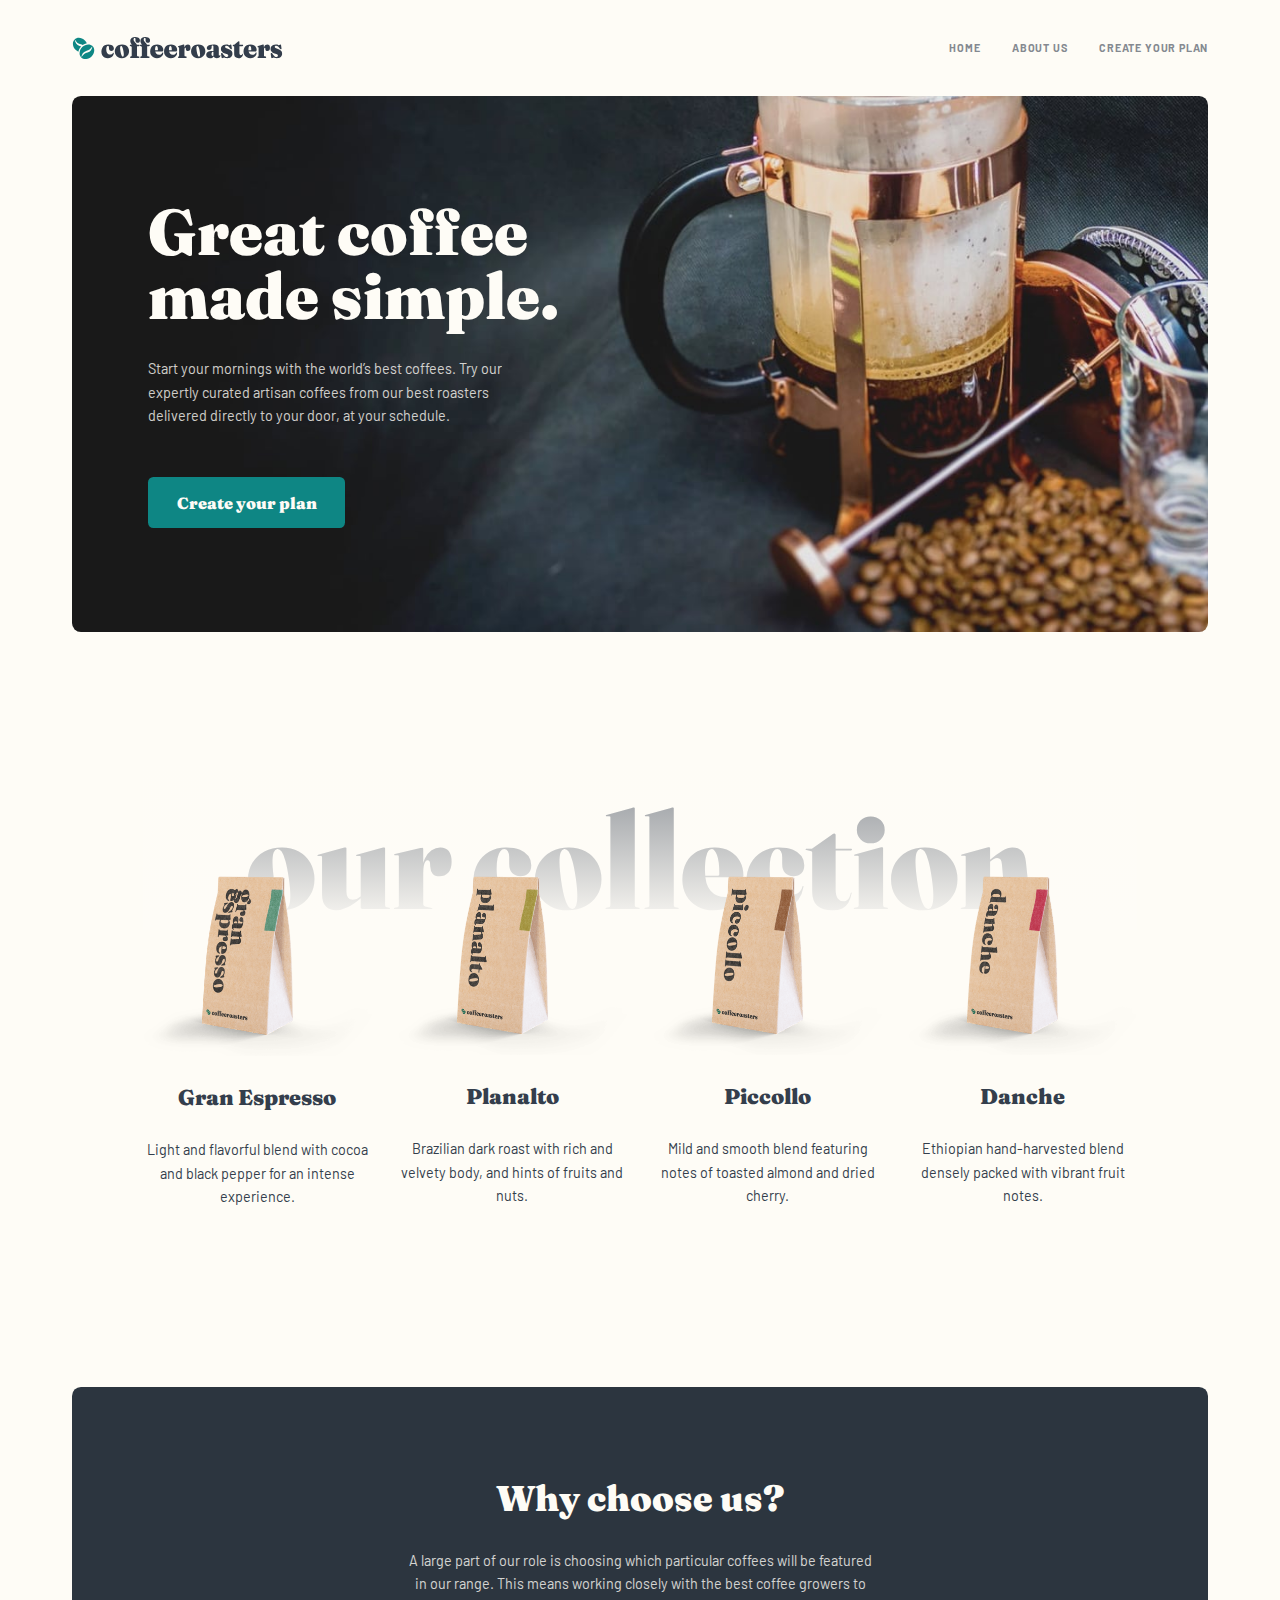
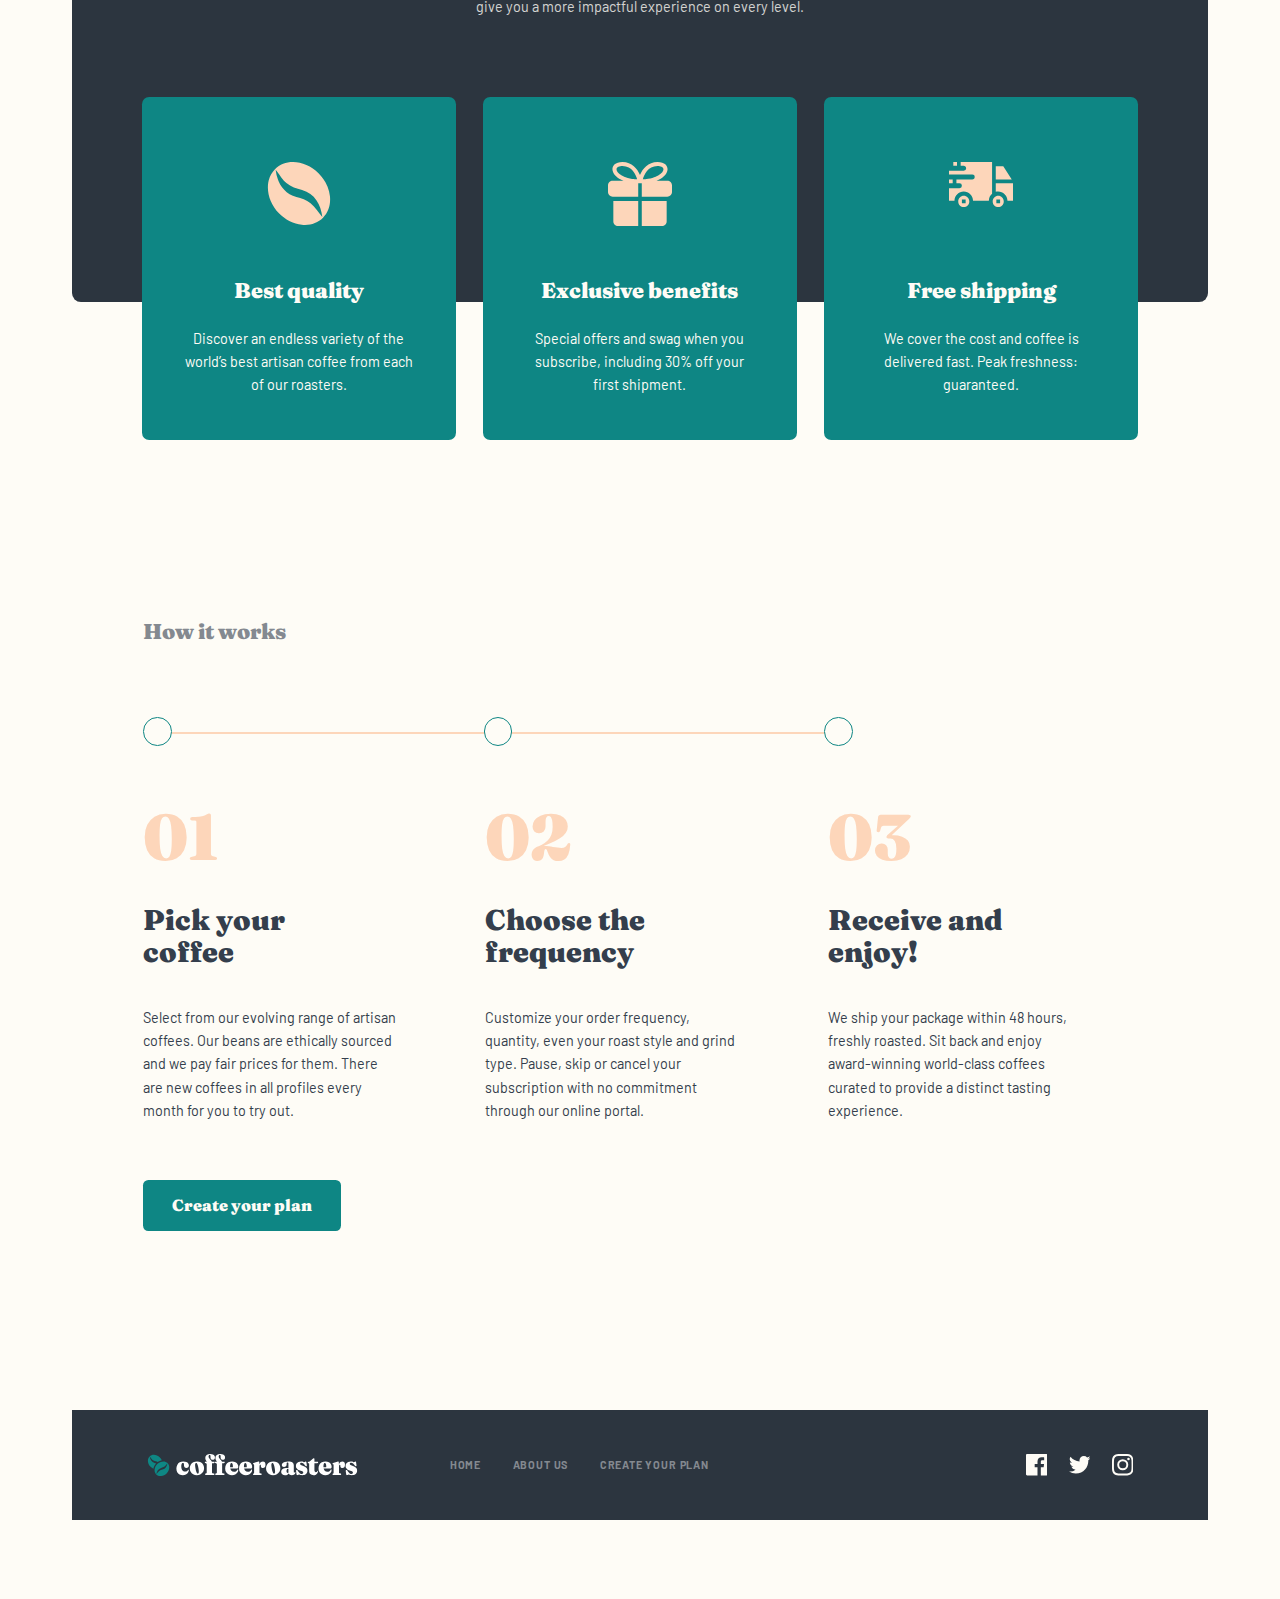
<file: index.html>
<!DOCTYPE html>
<html lang="en">
<head>
    <meta charset="UTF-8">
    <meta name="viewport" content="width=device-width, initial-scale=1.0">
	<meta name="description" content="Coffeeroasters subscription site | Home"/>

    <link rel="icon" type="image/png" sizes="32x32" href="./assets/favicon-32x32.png">

	<!-- connect to domain of font files -->
	<link rel="preconnect" href="https://fonts.gstatic.com" crossorigin>

	<!-- optionally increase loading priority -->
	<link rel="preload" as="style" href="https://fonts.googleapis.com/css2?family=Fraunces:wght@900&display=swap">
	<link rel="preload" as="style" href="https://fonts.googleapis.com/css2?family=Barlow:wght@400;600;700&display=swap">

	<!-- async CSS -->
	<link rel="stylesheet" media="print" onload="this.onload=null;this.removeAttribute('media');" href="https://fonts.googleapis.com/css2?family=Fraunces:wght@900&display=swap">
	<link rel="stylesheet" media="print" onload="this.onload=null;this.removeAttribute('media');" href="https://fonts.googleapis.com/css2?family=Barlow:wght@400;600;700&display=swap">

	<!-- no-JS fallback -->
	<noscript>
		<link rel="stylesheet" href="https://fonts.googleapis.com/css2?family=Fraunces:wght@900&display=swap">
		<link rel="stylesheet" href="https://fonts.googleapis.com/css2?family=Barlow:wght@400;600;700&display=swap">
	</noscript>
	
    <link rel="stylesheet" href="styles.css">
    <script src="scripts.js"></script>

    <title>Coffeeroasters subscription site | Home</title>

    <style>
        .home > main > .great-coffee-made-simple {
            background-image: url('./assets/home/desktop/image-hero-coffeepress.jpg');
            background-repeat: no-repeat;
            background-size: cover;
            color: var(--light-cream);
            padding: 7.25rem 0 7.25rem 5.3125rem;
            justify-content: center;
            border-radius: 0.625rem;
            margin-bottom: 8.5rem;
        }

            .home > main > .great-coffee-made-simple > div {
                width: 30.8rem;
                text-align: left;
            }

                .home > main > .great-coffee-made-simple > div > div {
                    margin: 2rem 3rem 3.5rem 0;
                    opacity: 0.8;
                }

        .home > main > .our-collection {
            position: relative;
            margin: 0 5rem;
        }

            .home > main > .our-collection > .title-alternate-big {
                color: var(--grey);
                position: absolute;
                top: 0;
                left: 0;
                width: 100%;
                height: 12.25rem;
                padding-top: 5.2rem;
            }

                .home > main > .our-collection > .title-alternate-big > span::before {
                    width: 100%;
                    height: 100%;
                    background: linear-gradient(180deg, rgba(254, 252, 247, 0.0001) 0%, #FEFCF7 100%);
                    position: absolute;
                    top: 0;
                    left: 0;
                    z-index: 1;
                    display: block;
                    content: '';
                }

            .home > main > .our-collection > .grid {
                grid-template-columns: repeat(4, 1fr);
                --gap: 1.875rem;
                margin-bottom: 12.5rem;
                padding-top: 8.5rem;
                z-index: 2;
            }

                .home > main > .our-collection > .grid > div.vertical-flex {
                    z-index: inherit;
                }

                    .home > main > .our-collection > .grid > div.vertical-flex > img {
                        width: 100%;
                    }

        .home > main > .why-choose-us {
            color: var(--light-cream);
            background-color: var(--dark-grey-blue-2);
            border-radius: 0.625rem;
            position: relative;
        }

            .home > main > .why-choose-us > .top {
                padding: 6.25rem 23.1rem 19.75rem 23.1rem;
            }

                .home > main > .why-choose-us > .top > div {
                    margin-top: 2rem;
                    opacity: 0.8;
                }

            .home > main > .why-choose-us > .mobile-background {
                top: 18rem;
                left: 0;
                width: 100%;
                height: 100%;
                position: absolute;
                background-color: var(--dark-grey-blue-3);
                border-radius: 0 0 0.666rem 0.666rem;
                display: none;
            }

            .home > main > .why-choose-us > .bottom {
                position: absolute;
                top: 21.625rem;
                left: 4.9rem;
                right: 4.9rem;
                grid-template-columns: repeat(3, 1fr);
                --gap: 1.875rem;
            }

                .home > main > .why-choose-us > .bottom > .vertical-flex {
                    background-color: var(--dark-cyan);
                    border-radius: 0.5rem;
                    align-items: center;
                    --gap: 0;
                }

                    .home > main > .why-choose-us > .bottom > .vertical-flex > :first-child {
                        height: 4.5rem;
                        width: 4.5rem;
                        margin-top: 4.5rem;
                    }

                        .home > main > .why-choose-us > .bottom > .vertical-flex > :first-child > img {
                            width: 100%;
                        }

                    .home > main > .why-choose-us > .bottom > .vertical-flex > :nth-child(2) {
                        margin: 3.5rem 3rem 3rem 3rem;
                    }

                        .home > main > .why-choose-us > .bottom > .vertical-flex > :nth-child(2) > div {
                            margin-top: 1.5rem;
                        }

        .home > main > .how-it-works {
            margin: 22rem 8.7rem 12.5rem 5rem;
            text-align: left;
            position: relative;
        }

            .home > main > .how-it-works > h4 {
                color: var(--grey);
            }

            .home > main > .how-it-works > .path {
                position: absolute;
                top: 8rem;
                left: 1rem;
                width: 47.5rem;
                border: 0.03125rem solid var(--pale-orange);
                background-color: var(--pale-orange);
            }

            .home > main > .how-it-works > .oval-container {
                position: absolute;
                top: 7rem;
                left: 0;
                width: 49.5rem;
                justify-content: space-between;
            }

                .home > main > .how-it-works > .oval-container > div.oval {
                    width: 2rem;
                    height: 2rem;
                    border-radius: 1rem;
                    border: 0.125rem solid var(--dark-cyan);
                    background-color: var(--light-cream);
                }

            .home > main > .how-it-works > .steps {
                --gap: 6rem;
                margin: 11.125rem 0 4rem 0;
            }

                .home > main > .how-it-works > .steps > div > h1 {
                    color: var(--pale-orange);
                }

                .home > main > .how-it-works > .steps > div > h3 {
                    margin: 2.375rem 1.875rem 2.625rem 0;
                }

        /* ------------------- */
        /* Tablet view         */
        /* ------------------- */
        @media only screen and (min-width : 768px) and (max-width : 1023px) {
            .home > main > .great-coffee-made-simple {
                background-image: url('./assets/home/tablet/image-hero-coffeepress.jpg');
                padding: 7rem 0 7rem 4rem;
                margin-bottom: 9.6rem;
                border-radius: 0.666rem;
            }

                .home > main > .great-coffee-made-simple > div {
                    width: 26.533rem;
                }

                    .home > main > .great-coffee-made-simple > div > h1 {
                        font-size: 3.2rem;
                        line-height: 3.2rem;
                    }

                    .home > main > .great-coffee-made-simple > div > div {
                        margin: 1.6rem 0 2.667rem 0;
                    }

            .home > main > .our-collection {
                margin: 0;
            }

                .home > main > .our-collection > .title-alternate-big {
                    height: 7.867rem;
                    padding-top: 1.8rem;
                }

                .home > main > .our-collection > .grid {
                    grid-template-columns: 1fr;
                    grid-template-rows: repeat(4, 1fr);
                    padding: 4rem 3.867rem 0 3.867rem;
                    --gap: 1.133rem;
                    margin-bottom: 9.6rem;
                }

                    .home > main > .our-collection > .grid > div.vertical-flex {
                        flex-direction: row;
                        --gap: 2.4rem;
                    }

                        .home > main > .our-collection > .grid > div.vertical-flex > img {
                            width: 16rem;
                            margin-top: 1rem;
                            margin-left: 1rem;
                        }

                        .home > main > .our-collection > .grid > div.vertical-flex > div.vertical-flex {
                            margin-top: 2rem;
                            text-align: left;
                            --gap: 1.6rem;
                        }

            .home > main > .why-choose-us {
                border-radius: 0.666rem;
            }

                .home > main > .why-choose-us > .top {
                    padding: 3.733rem 4.933rem 24.533rem 4.933rem;
                }

                    .home > main > .why-choose-us > .top > div {
                        margin-top: 1.6rem;
                    }

                .home > main > .why-choose-us > .bottom {
                    position: absolute;
                    top: 18.333rem;
                    left: 3.8rem;
                    right: 3.8rem;
                    grid-template-columns: 1fr;
                    grid-template-rows: repeat(3, 1fr);
                    --gap: 1.6rem;
                }

                    .home > main > .why-choose-us > .bottom > .vertical-flex {
                        flex-direction: row;
                    }

                        .home > main > .why-choose-us > .bottom > .vertical-flex > :first-child {
                            height: 3.733rem;
                            min-width: 3.733rem;
                            margin: 0 0 0 4.667rem;
                        }

                        .home > main > .why-choose-us > .bottom > .vertical-flex > :nth-child(2) {
                            margin: 2.733rem 3.2rem 2.733rem 3.667rem;
                            text-align: left;
                        }

                            .home > main > .why-choose-us > .bottom > .vertical-flex > :nth-child(2) > div {
                                margin-top: 1.067rem;
                            }

            .home > main > .how-it-works {
                margin: 29rem 0 9.6rem 0;
                text-align: left;
                position: relative;
            }

                .home > main > .how-it-works > .path {
                    position: absolute;
                    top: 5.8rem;
                    left: 1rem;
                    width: 31.133rem;
                    border: 0.066rem solid var(--pale-orange);
                    background-color: var(--pale-orange);
                }

                .home > main > .how-it-works > .oval-container {
                    position: absolute;
                    top: 4.8rem;
                    left: 0;
                    width: 33.133rem;
                    justify-content: space-between;
                }

                .home > main > .how-it-works > .steps {
                    --gap: 0.666rem;
                    margin: 8rem 0 3rem 0;
                }

                    .home > main > .how-it-works > .steps > div > h3 {
                        margin: 2.8rem 0 2.533rem 0;
                    }
        }

        /* ------------------- */
        /* Mobile view         */
        /* ------------------- */
        @media only screen and (max-width : 767px) {
            .home > main > .great-coffee-made-simple {
                background-image: url('./assets/home/mobile/image-hero-coffeepress.jpg');
                padding: 6.667rem 1.6rem 6.6rem 1.6rem;
                margin-bottom: 8rem;
                border-radius: 0.666rem;
            }

                .home > main > .great-coffee-made-simple > div {
                    width: 100%;
                    text-align: inherit;
                }

                    .home > main > .great-coffee-made-simple > div > h1 {
                        font-size: 2.667rem;
                        line-height: 2.667rem;
                    }

                    .home > main > .great-coffee-made-simple > div > div {
                        margin: 1.6rem 0 2.9rem 0;
                    }

            .home > main > .our-collection {
                margin: 0;
            }

                .home > main > .our-collection > .title-alternate-big {
                    font-size: 2.667rem;
                    line-height: 4.8rem;
                    height: 4.8rem;
                    padding-top: 0;
                    left: -1.6rem;
                    right: -1.6rem;
                    width: auto;
                }

                .home > main > .our-collection > .grid {
                    grid-template-columns: 1fr;
                    grid-template-rows: repeat(4, 1fr);
                    padding-top: 6rem;
                    --gap: 3.2rem;
                    margin-bottom: 8rem;
                }

                    .home > main > .our-collection > .grid > div.vertical-flex {
                        align-items: center;
                        --gap: 1.6rem;
                    }

                        .home > main > .our-collection > .grid > div.vertical-flex > img {
                            height: 10rem;
                            width: auto;
                            margin-left: 1rem;
                        }

                        .home > main > .our-collection > .grid > div.vertical-flex > div.vertical-flex {
                            --gap: 1.067rem;
                        }

            .home > main > .why-choose-us {
                border-radius: 0.666rem;
            }

                .home > main > .why-choose-us > .top {
                    padding: 4.267rem 1.6rem 44rem 1.6rem;
                }

                    .home > main > .why-choose-us > .top > h2 {
                        font-size: 1.867rem;
                        line-height: 1.867rem;
                    }

                    .home > main > .why-choose-us > .top > div {
                        margin-top: 1.6rem;
                    }

                .home > main > .why-choose-us > .mobile-background {
                    display: block;
                }

                .home > main > .why-choose-us > .bottom {
                    position: absolute;
                    top: 20.333rem;
                    left: 1.6rem;
                    right: 1.6rem;
                    grid-template-columns: 1fr;
                    grid-template-rows: repeat(3, 1fr);
                    --gap: 1.6rem;
                }

                    .home > main > .why-choose-us > .bottom > .vertical-flex > :first-child {
                        height: 4.8rem;
                        min-width: 4.8rem;
                        margin-top: 4.8rem;
                    }

                    .home > main > .why-choose-us > .bottom > .vertical-flex > :nth-child(2) {
                        margin: 3.733rem 0.8rem 3.4rem 0.8rem;
                    }

                        .home > main > .why-choose-us > .bottom > .vertical-flex > :nth-child(2) > div {
                            margin: 1.6rem 1.433rem 0 1.433rem;
                        }

            .home > main > .how-it-works {
                margin: 47.8rem 0 8rem 0;
                text-align: center;
                position: relative;
            }

                .home > main > .how-it-works > .path,
                .home > main > .how-it-works > .oval-container {
                    display: none;
                }

                .home > main > .how-it-works > .steps {
                    flex-direction: column;
                    margin: 5.333rem 0 5.333rem 0;
                    --gap: 3.733rem;
                }

                    .home > main > .how-it-works > .steps > div > h3 {
                        margin: 1.6rem 0 1.6rem 0;
                    }
        }
    </style>
</head>
<body class="home container vertical-flex">
    <header class="flex">
        <img class="logo hidden" src="./assets/shared/desktop/logo.svg" alt="logo" />
        <img class="logo" src="./assets/shared/desktop/logo.svg" alt="logo" />
        <ul class="navigation-menu">
            <li><a href="./index.html">Home</a></li>
            <li><a href="./about.html">About Us</a></li>
            <li><a href="./plan.html">Create Your Plan</a></li>
        </ul>
        <img class="burger hidden" src="./assets/shared/mobile/icon-hamburger.svg" alt="burger menu" />
        <img id="burger" class="burger" src="./assets/shared/mobile/icon-hamburger.svg" alt="burger menu" />
    </header>
    <main>
        <div class="great-coffee-made-simple">
            <div>
                <h1>Great coffee made simple.</h1>
                <div>
                    Start your mornings with the world’s best coffees. Try our expertly curated artisan coffees from our best roasters delivered directly to your door, at your schedule.
                </div>
                <a class="main-button" href="./plan.html">Create your plan</a>
            </div>
        </div>
        <div class="our-collection">
            <div class="title-alternate-big">
                <span>Our collection</span>
            </div>
            <div class="grid">
                <div class="vertical-flex">
                    <img src="./assets/home/desktop/image-gran-espresso.png" alt="Gran Espresso" />
                    <div class="vertical-flex">
                        <h4>Gran Espresso</h4>
                        <div>
                            Light and flavorful blend with cocoa and black pepper for an intense experience.
                        </div>
                    </div>
                </div>
                <div class="vertical-flex">
                    <img src="./assets/home/desktop/image-planalto.png" alt="Planalto" />
                    <div class="vertical-flex">
                        <h4>Planalto</h4>
                        <div>
                            Brazilian dark roast with rich and velvety body, and hints of fruits and nuts.
                        </div>
                    </div>
                </div>
                <div class="vertical-flex">
                    <img src="./assets/home/desktop/image-piccollo.png" alt="Piccollo" />
                    <div class="vertical-flex">
                        <h4>
                            Piccollo
                        </h4>
                        <div>
                            Mild and smooth blend featuring notes of toasted almond and dried cherry.
                        </div>
                    </div>
                </div>
                <div class="vertical-flex">
                    <img src="./assets/home/desktop/image-danche.png" alt="Danche" />
                    <div class="vertical-flex">
                        <h4>
                            Danche
                        </h4>
                        <div>
                            Ethiopian hand-harvested blend densely packed with vibrant fruit notes.
                        </div>
                    </div>
                </div>
            </div>
        </div>
        <div class="why-choose-us">
            <div class="top">
                <h2>Why choose us?</h2>
                <div>
                    A large part of our role is choosing which particular coffees will be featured
                    in our range. This means working closely with the best coffee growers to give
                    you a more impactful experience on every level.
                </div>
            </div>
            <div class="mobile-background"></div>
            <div class="grid bottom">
                <div class="vertical-flex">
                    <div>
                        <img src="./assets/home/desktop/icon-coffee-bean.svg" alt="Icon Coffee Bean" />
                    </div>
                    <div>
                        <h4>Best quality</h4>
                        <div>
                            Discover an endless variety of the world’s best artisan coffee from each of our roasters.
                        </div>
                    </div>
                </div>
                <div class="vertical-flex">
                    <div>
                        <img src="./assets/home/desktop/icon-gift.svg" alt="Icon Gift" />
                    </div>
                    <div>
                        <h4>Exclusive benefits</h4>
                        <div>
                            Special offers and swag when you subscribe, including 30% off your first shipment.
                        </div>
                    </div>
                </div>
                <div class="vertical-flex">
                    <div>
                        <img src="./assets/home/desktop/icon-truck.svg" alt="Icon Truck" />
                    </div>
                    <div>
                        <h4>Free shipping</h4>
                        <div>
                            We cover the cost and coffee is delivered fast. Peak freshness: guaranteed.
                        </div>
                    </div>
                </div>
            </div>
        </div>
        <div class="how-it-works">
            <h4>How it works</h4>
            <div class="path"></div>
            <div class="flex oval-container">
                <div class="oval"></div>
                <div class="oval"></div>
                <div class="oval"></div>
            </div>
            <div class="flex steps">
                <div style="flex: 1;">
                    <h1>01</h1>
                    <h3>Pick your coffee</h3>
                    <div>
                        Select from our evolving range of artisan coffees. Our beans are ethically sourced and we pay fair prices for them. There are new coffees in all profiles every month for you to try out.
                    </div>
                </div>
                <div style="flex: 1;">
                    <h1>02</h1>
                    <h3>Choose the frequency</h3>
                    <div>
                        Customize your order frequency, quantity, even your roast style and grind type. Pause, skip or cancel your subscription with no commitment through our online portal.
                    </div>
                </div>
                <div style="flex: 1;">
                    <h1>03</h1>
                    <h3>Receive and enjoy!</h3>
                    <div>
                        We ship your package within 48 hours, freshly roasted. Sit back and enjoy award-winning world-class coffees curated to provide a distinct tasting experience.
                    </div>
                </div>
            </div>
            <a class="main-button" href="./plan.html">Create your plan</a>
        </div>
    </main>
    <footer>
        <img class="logo" src="./assets/shared/desktop/logo-white.svg" alt="logo" />
        <ul class="navigation-menu">
            <li><a href="./index.html">home</a></li>
            <li><a href="./about.html">about us</a></li>
            <li><a href="./plan.html">create your plan</a></li>
        </ul>
        <div id="social-media-icons" class="icons flex">
            <a href="#social-media-icons" aria-label="Facebook">
                <svg xmlns="http://www.w3.org/2000/svg" viewBox="0 0 24 24"><path d="M22.675 0H1.325C.593 0 0 .593 0 1.325v21.351C0 23.407.593 24 1.325 24H12.82v-9.294H9.692v-3.622h3.128V8.413c0-3.1 1.893-4.788 4.659-4.788 1.325 0 2.463.099 2.795.143v3.24l-1.918.001c-1.504 0-1.795.715-1.795 1.763v2.313h3.587l-.467 3.622h-3.12V24h6.116c.73 0 1.323-.593 1.323-1.325V1.325C24 .593 23.407 0 22.675 0z" /></svg>
            </a>
            <a href="#social-media-icons" aria-label="Twitter">
                <svg xmlns="http://www.w3.org/2000/svg" viewBox="0 0 24 20"><path d="M24 2.557a9.83 9.83 0 01-2.828.775A4.932 4.932 0 0023.337.608a9.864 9.864 0 01-3.127 1.195A4.916 4.916 0 0016.616.248c-3.179 0-5.515 2.966-4.797 6.045A13.978 13.978 0 011.671 1.149a4.93 4.93 0 001.523 6.574 4.903 4.903 0 01-2.229-.616c-.054 2.281 1.581 4.415 3.949 4.89a4.935 4.935 0 01-2.224.084 4.928 4.928 0 004.6 3.419A9.9 9.9 0 010 17.54a13.94 13.94 0 007.548 2.212c9.142 0 14.307-7.721 13.995-14.646A10.025 10.025 0 0024 2.557z" /></svg>
            </a>
            <a href="#social-media-icons" aria-label="Instagram">
                <svg xmlns="http://www.w3.org/2000/svg" viewBox="0 0 24 24"><path d="M12 2.163c3.204 0 3.584.012 4.85.07 3.252.148 4.771 1.691 4.919 4.919.058 1.265.069 1.645.069 4.849 0 3.205-.012 3.584-.069 4.849-.149 3.225-1.664 4.771-4.919 4.919-1.266.058-1.644.07-4.85.07-3.204 0-3.584-.012-4.849-.07-3.26-.149-4.771-1.699-4.919-4.92-.058-1.265-.07-1.644-.07-4.849 0-3.204.013-3.583.07-4.849.149-3.227 1.664-4.771 4.919-4.919 1.266-.057 1.645-.069 4.849-.069zM12 0C8.741 0 8.333.014 7.053.072 2.695.272.273 2.69.073 7.052.014 8.333 0 8.741 0 12c0 3.259.014 3.668.072 4.948.2 4.358 2.618 6.78 6.98 6.98C8.333 23.986 8.741 24 12 24c3.259 0 3.668-.014 4.948-.072 4.354-.2 6.782-2.618 6.979-6.98.059-1.28.073-1.689.073-4.948 0-3.259-.014-3.667-.072-4.947-.196-4.354-2.617-6.78-6.979-6.98C15.668.014 15.259 0 12 0zm0 5.838a6.162 6.162 0 100 12.324 6.162 6.162 0 000-12.324zM12 16a4 4 0 110-8 4 4 0 010 8zm6.406-11.845a1.44 1.44 0 100 2.881 1.44 1.44 0 000-2.881z" /></svg>
            </a>
        </div>
    </footer>
</body>
</html>
</file>
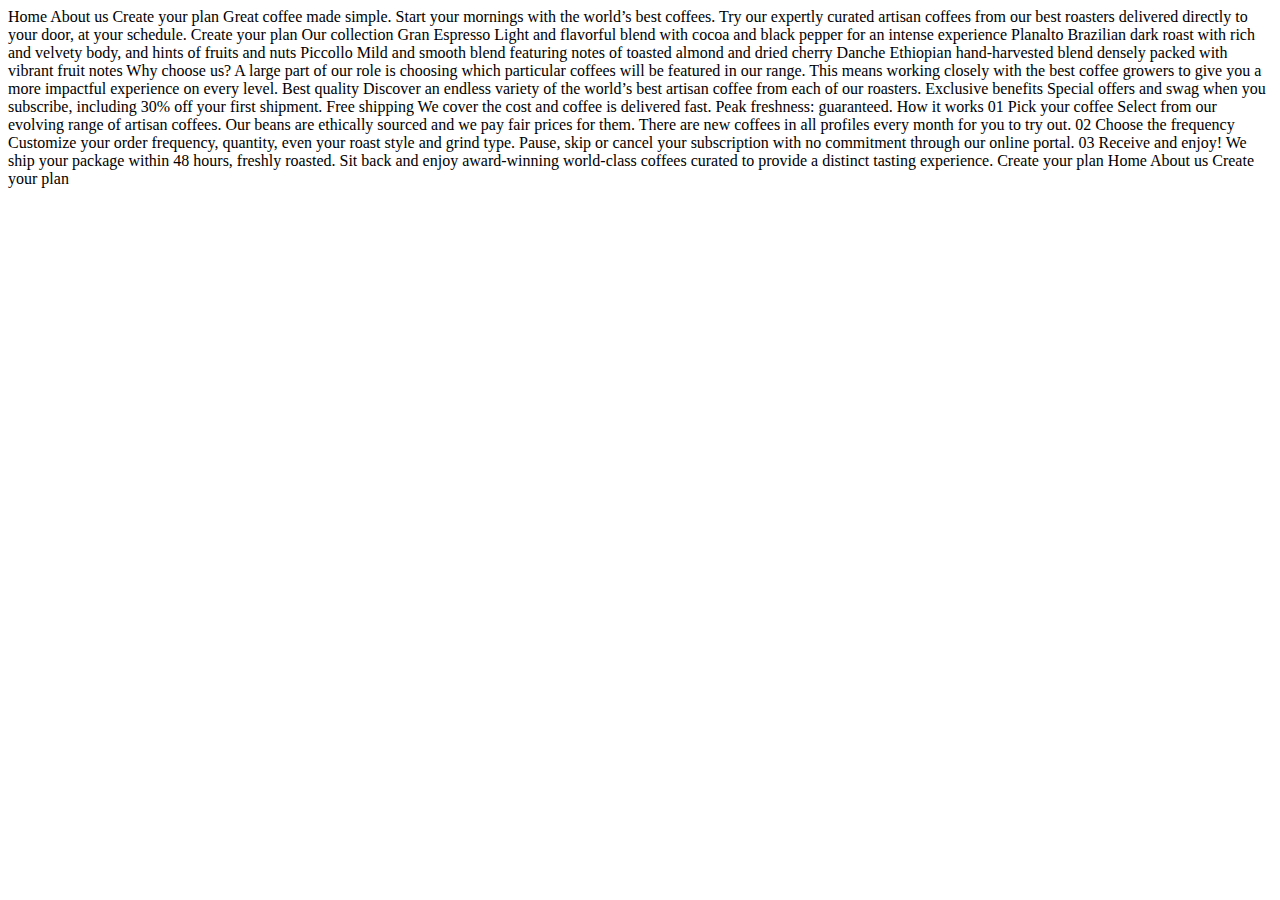
<file: starter-code/index.html>
<!DOCTYPE html>
<html lang="en">
<head>
  <meta charset="UTF-8">
  <meta name="viewport" content="width=device-width, initial-scale=1.0">

  <link rel="icon" type="image/png" sizes="32x32" href="./assets/favicon-32x32.png">
  
  <title>Frontend Mentor | Coffeeroasters subscription site</title>
</head>
<body>
  Home
  About us
  Create your plan

  Great coffee made simple.

  Start your mornings with the world’s best coffees. Try our expertly curated artisan 
  coffees from our best roasters delivered directly to your door, at your schedule.

  Create your plan

  Our collection

  Gran Espresso
  Light and flavorful blend with cocoa and black pepper for an intense experience

  Planalto
  Brazilian dark roast with rich and velvety body, and hints of fruits and nuts

  Piccollo
  Mild and smooth blend featuring notes of toasted almond and dried cherry

  Danche
  Ethiopian hand-harvested blend densely packed with vibrant fruit notes

  Why choose us?

  A large part of our role is choosing which particular coffees will be featured 
  in our range. This means working closely with the best coffee growers to give 
  you a more impactful experience on every level.

  Best quality
  Discover an endless variety of the world’s best artisan coffee from each of our roasters.

  Exclusive benefits
  Special offers and swag when you subscribe, including 30% off your first shipment.

  Free shipping 
  We cover the cost and coffee is delivered fast. Peak freshness: guaranteed.

  How it works

  01
  Pick your coffee
  Select from our evolving range of artisan coffees. Our beans are ethically 
  sourced and we pay fair prices for them. There are new coffees in all profiles 
  every month for you to try out.

  02
  Choose the frequency
  Customize your order frequency, quantity, even your roast style and grind type. 
  Pause, skip or cancel your subscription with no commitment through our online portal.

  03
  Receive and enjoy!
  We ship your package within 48 hours, freshly roasted. Sit back and enjoy award-winning 
  world-class coffees curated to provide a distinct tasting experience.

  Create your plan

  Home
  About us
  Create your plan
</body>
</html>
</file>
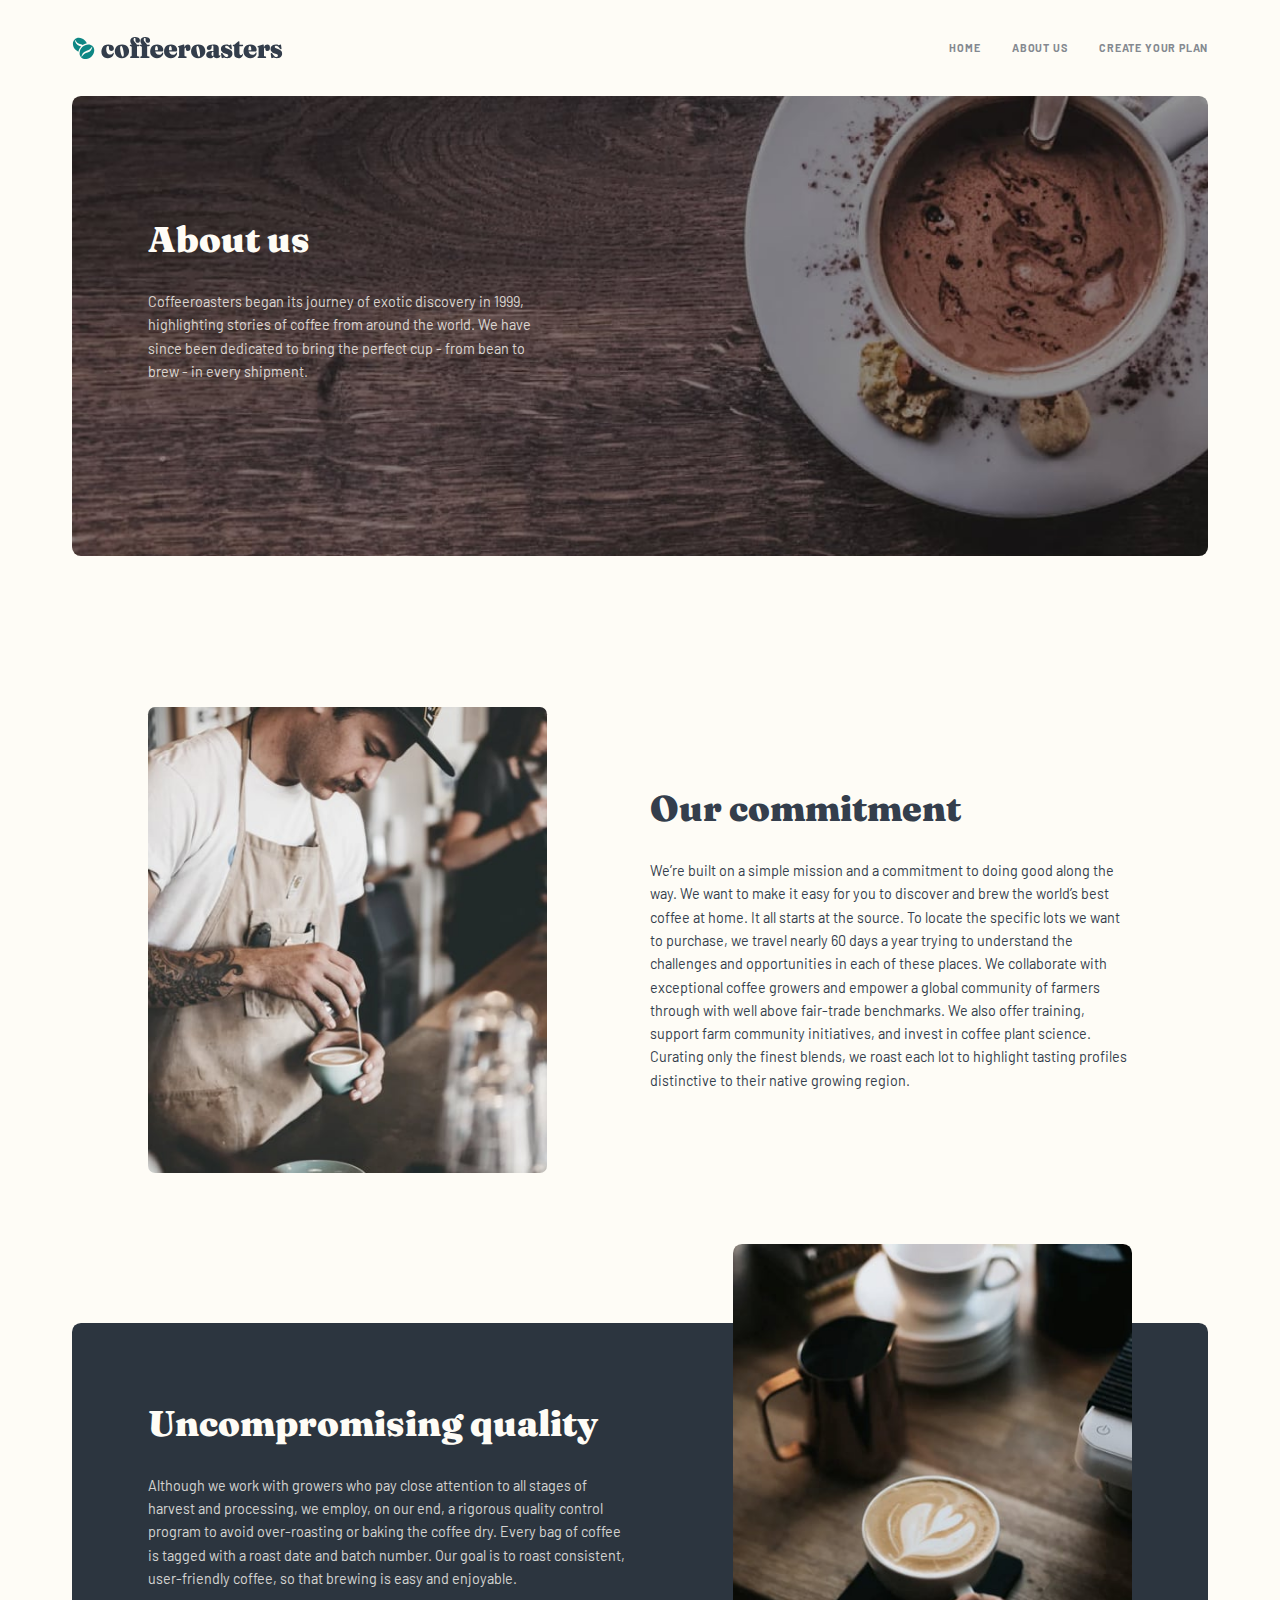
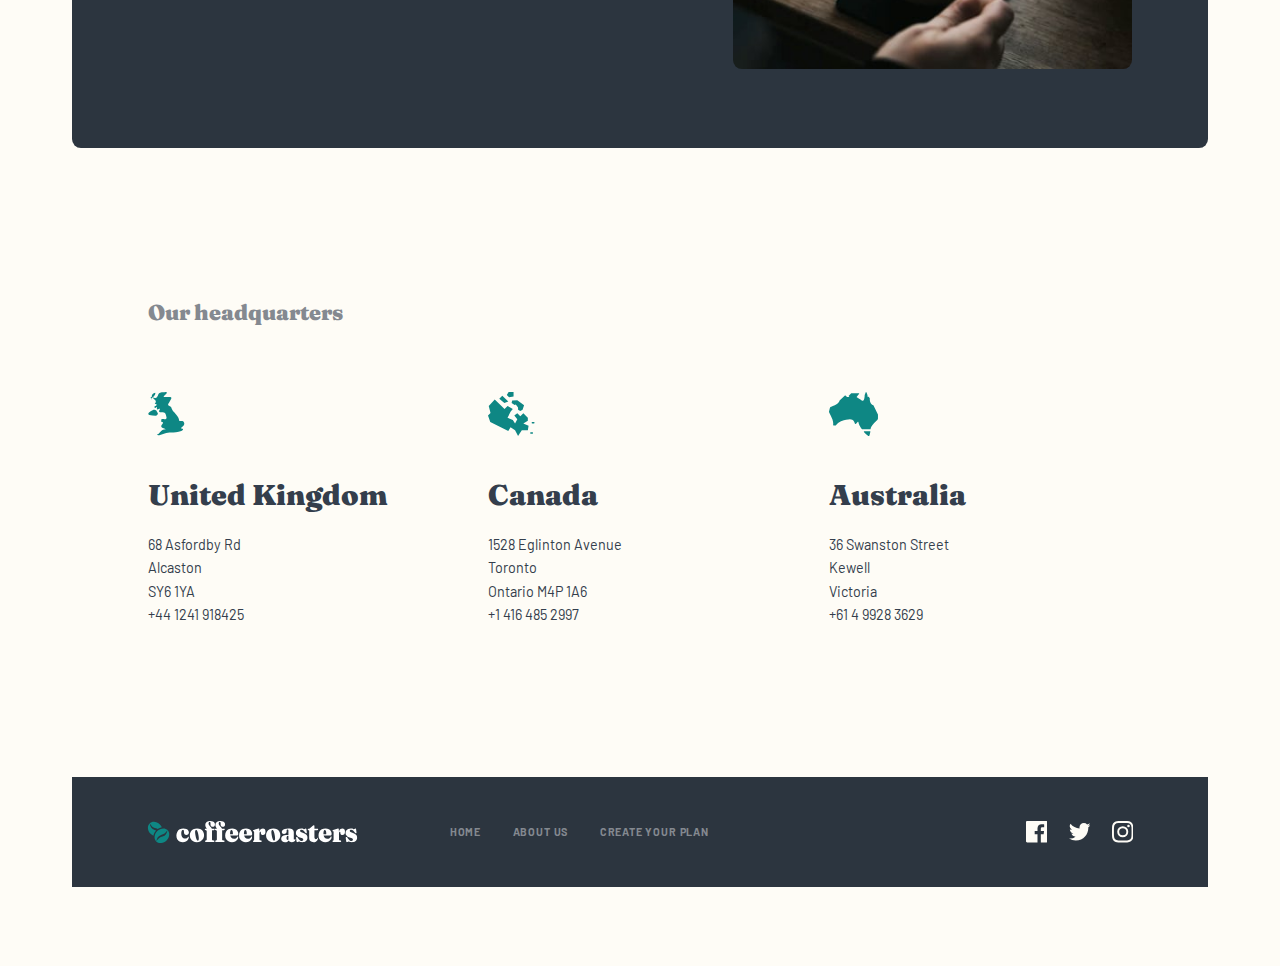
<file: about.html>
<!DOCTYPE html>
<html lang="en">
<head>
    <meta charset="UTF-8">
    <meta name="viewport" content="width=device-width, initial-scale=1.0">
	<meta name="description" content="Coffeeroasters subscription site | About Us"/>

    <link rel="icon" type="image/png" sizes="32x32" href="./assets/favicon-32x32.png">

    <!-- connect to domain of font files -->
	<link rel="preconnect" href="https://fonts.gstatic.com" crossorigin>

	<!-- optionally increase loading priority -->
	<link rel="preload" as="style" href="https://fonts.googleapis.com/css2?family=Fraunces:wght@900&display=swap">
	<link rel="preload" as="style" href="https://fonts.googleapis.com/css2?family=Barlow:wght@400;600;700&display=swap">

	<!-- async CSS -->
	<link rel="stylesheet" media="print" onload="this.onload=null;this.removeAttribute('media');" href="https://fonts.googleapis.com/css2?family=Fraunces:wght@900&display=swap">
	<link rel="stylesheet" media="print" onload="this.onload=null;this.removeAttribute('media');" href="https://fonts.googleapis.com/css2?family=Barlow:wght@400;600;700&display=swap">

	<!-- no-JS fallback -->
	<noscript>
		<link rel="stylesheet" href="https://fonts.googleapis.com/css2?family=Fraunces:wght@900&display=swap">
		<link rel="stylesheet" href="https://fonts.googleapis.com/css2?family=Barlow:wght@400;600;700&display=swap">
	</noscript>
		
    <link rel="stylesheet" href="styles.css">
    <script src="scripts.js"></script>

    <title>Coffeeroasters subscription site | About Us</title>

    <style>
        .about > main > .about-us {
            background-image: url('./assets/about/desktop/image-hero-whitecup.jpg');
            background-repeat: no-repeat;
            background-size: cover;
            color: var(--light-cream);
            padding: 8.5625rem 0 8.5625rem 5.3125rem;
            justify-content: center;
            border-radius: 0.625rem;
            margin-bottom: 10.5rem;
        }

            .about > main > .about-us > div {
                width: 30.8rem;
                text-align: left;
            }

                .about > main > .about-us > div > div {
                    margin: 2rem 3rem 3.5rem 0;
                    opacity: 0.8;
                }

        .about > main > .our-commitment {
            margin: 0 5.3125rem 10.5rem 5.3125rem;
            --gap: 7.2rem;
            align-items: center;
        }

            .about > main > .our-commitment > .bitmap {
                background-image: url('./assets/about/desktop/image-commitment.jpg');
                background-repeat: no-repeat;
                background-size: cover;
                flex: 1 0 27.8125rem;
                aspect-ratio: 27.8125/32.5;
                border-radius: 0.5rem;
            }

            .about > main > .our-commitment > .text {
                color: var(--dark-grey-blue);
                text-align: left;
            }

                .about > main > .our-commitment > .text > div {
                    margin-top: 2rem;
                }

        .about > main > .uncompromising-quality {
            padding: 5.5rem 0 11rem 5.3125rem;
            background-color: var(--dark-grey-blue-2);
            color: var(--light-cream);
            border-radius: 0.625rem;
            position: relative;
        }

            .about > main > .uncompromising-quality > .bitmap {
                background-image: url('./assets/about/desktop/image-quality.jpg');
                background-repeat: no-repeat;
                background-size: cover;
                position: absolute;
                top: -5.5rem;
                right: 5.3125rem;
                width: 27.8125rem;
                height: 29.625rem;
                border-radius: 0.625rem;
            }

            .about > main > .uncompromising-quality > .text {
                width: 33.75rem;
                height: 13.125rem;
                text-align: left;
            }

                .about > main > .uncompromising-quality > .text > div {
                    margin-top: 2rem;
                    opacity: 0.8;
                }

        .about > main > .our-headquarters {
            margin: 10.5rem 0 10.5rem 5.3125rem;
            width: 65.3125rem;
            text-align: left;
        }

            .about > main > .our-headquarters > h4 {
                color: var(--grey);
            }

            .about > main > .our-headquarters > div.flex {
                margin-top: 4.5rem;
                height: 16.375rem;
                --gap: 5.9375rem;
            }

                .about > main > .our-headquarters > div.flex > div.vertical-flex {
                    flex: 1;
                    justify-content: space-between;
                    --gap: auto;
                }

                    .about > main > .our-headquarters > div.flex > div.vertical-flex > img {
                        width: fit-content;
                        max-height: 3.125rem;
                    }

                    .about > main > .our-headquarters > div.flex > div.vertical-flex > div > div {
                        margin-top: 1.5rem;
                    }

        /* ------------------- */
        /* Tablet view         */
        /* ------------------- */
        @media only screen and (min-width : 768px) and (max-width : 1023px) {
            .about > main > .about-us {
                background-image: url('./assets/about/tablet/image-hero-whitecup.jpg');
                padding: 7.866rem 0 7.866rem 3.866rem;
                margin-bottom: 9.6rem;
                border-radius: 0.666rem;
            }

                .about > main > .about-us > div {
                    width: 26.533rem;
                }

                    .about > main > .about-us > div > h2 {
                        line-height: 2.666rem;
                    }

                    .about > main > .about-us > div > div {
                        margin: 1.6rem 0 0 0;
                    }

            .about > main > .our-commitment {
                margin: 9.6rem 0 20.266rem 0;
                --gap: 4.6rem;
            }

                .about > main > .our-commitment > .bitmap {
                    background-image: url('./assets/about/tablet/image-commitment.jpg');
                    flex: 1 0 18.733rem;
                    aspect-ratio: 18.733/31.333;
                    border-radius: 0.533rem;
                }

                .about > main > .our-commitment > .text {
                    text-align: left;
                }

                    .about > main > .our-commitment > .text > div {
                        margin-top: 2rem;
                    }

            .about > main > .uncompromising-quality {
                padding: 14.933rem 0 4.466rem 4.933rem;
                border-radius: 0.666rem;
            }

                .about > main > .uncompromising-quality > .bitmap {
                    background-image: url('./assets/about/tablet/image-quality.jpg');
                    top: -10.666rem;
                    left: 0;
                    right: 0;
                    margin-left: auto;
                    margin-right: auto;
                    width: 38.2rem;
                    height: 21.333rem;
                    border-radius: 0.666rem;
                }

                .about > main > .uncompromising-quality > .text {
                    width: 36rem;
                    height: 13.133rem;
                    text-align: center;
                }

                    .about > main > .uncompromising-quality > .text > div {
                        margin-top: 1.6rem;
                    }

            .about > main > .our-headquarters {
                margin: 9.6rem 0 9.6rem 0;
                width: 100%;
            }

                .about > main > .our-headquarters > div.flex {
                    margin-top: 4.8rem;
                    height: 17.466rem;
                    --gap: 0.666rem;
                }

                    .about > main > .our-headquarters > div.flex > div.vertical-flex > img {
                        max-height: 3.333rem;
                    }

                    .about > main > .our-headquarters > div.flex > div.vertical-flex > div > h3 {
                        font-size: 1.6rem;
                        line-height: 2.4rem;
                    }

                    .about > main > .our-headquarters > div.flex > div.vertical-flex > div > div {
                        margin-top: 1.4rem;
                    }
        }

        /* ------------------- */
        /* Mobile view         */
        /* ------------------- */
        @media only screen and (max-width : 767px) {
            .about > main > .about-us {
                background-image: url('./assets/about/mobile/image-hero-whitecup.jpg');
                padding: 7.84rem 1.6rem 5.8rem 1.6rem;
                margin-bottom: 8rem;
                border-radius: 0.666rem;
            }

                .about > main > .about-us > div {
                    width: 100%;
                    text-align: center;
                }

                    .about > main > .about-us > div > h2 {
                        font-size: 1.866rem;
                        line-height: 1.866rem;
                    }

                    .about > main > .about-us > div > div {
                        margin: 1.6rem 0 0 0;
                    }

            .about > main > .our-commitment {
                margin: 0 0 13.2rem 0;
                --gap: 3.2rem;
                flex-wrap: wrap;
            }

                .about > main > .our-commitment > .bitmap {
                    background-image: url('./assets/about/mobile/image-commitment.jpg');
                    flex: 1 0 21.8rem;
                    aspect-ratio: 21.8/26.666;
                    border-radius: 0.533rem;
                }

                .about > main > .our-commitment > .text {
                    text-align: center;
                }

            .about > main > .uncompromising-quality {
                padding: 9.466rem 1.6rem 4.066rem 1.6rem;
                border-radius: 0.666rem;
            }

                .about > main > .uncompromising-quality > .bitmap {
                    background-image: url('./assets/about/mobile/image-quality.jpg');
                    top: -5.2rem;
                    left: 0;
                    right: 0;
                    margin-left: auto;
                    margin-right: auto;
                    width: 18.6rem;
                    height: 10.4rem;
                    border-radius: 0.533rem;
                }

                .about > main > .uncompromising-quality > .text {
                    width: 100%;
                    height: 20.4rem;
                    text-align: center;
                }

                    .about > main > .uncompromising-quality > .text > h2 {
                        font-size: 1.866rem;
                        line-height: 1.866rem;
                    }

                    .about > main > .uncompromising-quality > .text > div {
                        margin-top: 1.6rem;
                    }

            .about > main > .our-headquarters {
                margin: 8rem 0 8rem 0;
                width: 100%;
                text-align: center;
            }

                .about > main > .our-headquarters > div.flex {
                    margin-top: 4.8rem;
                    --gap: 5.333rem;
                    height: auto;
                    flex-direction: column;
                }

                    .about > main > .our-headquarters > div.flex > div.vertical-flex > img {
                        max-height: 3.333rem;
                        margin: 0 auto;
                    }

                    .about > main > .our-headquarters > div.flex > div.vertical-flex > div > h3 {
                        font-size: 1.866rem;
                        line-height: 2.4rem;
                        margin-top: 3.133rem;
                    }

                    .about > main > .our-headquarters > div.flex > div.vertical-flex > div > div {
                        margin-top: 1.466rem;
                        font-size: 1.066rem;
                        line-height: 1.733rem;
                    }
        }
    </style>
</head>

<body class="about container vertical-flex">
    <header class="flex">
        <img class="logo hidden" src="./assets/shared/desktop/logo.svg" alt="logo" />
        <img class="logo" src="./assets/shared/desktop/logo.svg" alt="logo" />
        <ul class="navigation-menu">
            <li><a href="./index.html">Home</a></li>
            <li><a href="./about.html">About Us</a></li>
            <li><a href="./plan.html">Create Your Plan</a></li>
        </ul>
        <img class="burger hidden" src="./assets/shared/mobile/icon-hamburger.svg" alt="burger menu" />
        <img id="burger" class="burger" src="./assets/shared/mobile/icon-hamburger.svg" alt="burger menu" />
    </header>
    <main>
        <div class="about-us">
            <div>
                <h2>About us</h2>
                <div>
                    Coffeeroasters began its journey of exotic discovery in 1999, highlighting stories of coffee from around the world. We have since been dedicated to bring the perfect cup - from bean to brew - in every shipment.
                </div>
            </div>
        </div>
        <div class="our-commitment flex">
            <div class="bitmap">
            </div>
            <div class="text">
                <h2>Our commitment</h2>
                <div>
                    We’re built on a simple mission and a commitment to doing good along the way. We want to make it easy for you to discover and brew the world’s best coffee at home. It all starts at the source. To locate the specific lots we want to purchase, we travel nearly 60 days a year trying to understand the challenges and opportunities in each of these places. We collaborate with exceptional coffee growers and empower a global community of farmers through with well above fair-trade benchmarks. We also offer training, support farm community initiatives, and invest in coffee plant science. Curating only the finest blends, we roast each lot to highlight tasting profiles distinctive to their native growing region.
                </div>
            </div>
        </div>
        <div class="uncompromising-quality">
            <div class="bitmap">
            </div>
            <div class="text">
                <h2>Uncompromising quality</h2>
                <div>
                    Although we work with growers who pay close attention to all stages of harvest and processing, we employ, on our end, a rigorous quality control program to avoid over-roasting or baking the coffee dry. Every bag of coffee is tagged with a roast date and batch number. Our goal is to roast consistent, user-friendly coffee, so that brewing is easy and enjoyable.
                </div>
            </div>
        </div>
        <div class="our-headquarters">
            <h4>Our headquarters</h4>
            <div class="flex">
                <div class="vertical-flex">
                    <img src="./assets/about/desktop/illustration-uk.svg" alt="Icon United Kingdom" />
                    <div>
                        <h3>United Kingdom</h3>
                        <div>
                            <p>68  Asfordby Rd</p>
                            <p>Alcaston</p>
                            <p>SY6 1YA</p>
                            <p>+44 1241 918425</p>
                        </div>
                    </div>
                </div>
                <div class="vertical-flex">
                    <img src="./assets/about/desktop/illustration-canada.svg" alt="Icon Canada" />
                    <div>
                        <h3>Canada</h3>
                        <div>
                            <p>1528 Eglinton Avenue</p>
                            <p>Toronto</p>
                            <p>Ontario M4P 1A6</p>
                            <p>+1 416 485 2997</p>
                        </div>
                    </div>
                </div>
                <div class="vertical-flex">
                    <img src="./assets/about/desktop/illustration-australia.svg" alt="Icon Australia" />
                    <div>
                        <h3>Australia</h3>
                        <div>
                            <p>36 Swanston Street</p>
                            <p>Kewell</p>
                            <p>Victoria</p>
                            <p>+61 4 9928 3629</p>
                        </div>
                    </div>
                </div>
            </div>
        </div>
    </main>
    <footer>
        <img class="logo" src="./assets/shared/desktop/logo-white.svg" alt="logo" />
        <ul class="navigation-menu">
            <li><a href="./index.html">home</a></li>
            <li><a href="./about.html">about us</a></li>
            <li><a href="./plan.html">create your plan</a></li>
        </ul>
        <div id="social-media-icons" class="icons flex">
            <a href="#social-media-icons" aria-label="Facebook">
                <svg xmlns="http://www.w3.org/2000/svg" viewBox="0 0 24 24"><path d="M22.675 0H1.325C.593 0 0 .593 0 1.325v21.351C0 23.407.593 24 1.325 24H12.82v-9.294H9.692v-3.622h3.128V8.413c0-3.1 1.893-4.788 4.659-4.788 1.325 0 2.463.099 2.795.143v3.24l-1.918.001c-1.504 0-1.795.715-1.795 1.763v2.313h3.587l-.467 3.622h-3.12V24h6.116c.73 0 1.323-.593 1.323-1.325V1.325C24 .593 23.407 0 22.675 0z" /></svg>
            </a>
            <a href="#social-media-icons" aria-label="Twitter">
                <svg xmlns="http://www.w3.org/2000/svg" viewBox="0 0 24 20"><path d="M24 2.557a9.83 9.83 0 01-2.828.775A4.932 4.932 0 0023.337.608a9.864 9.864 0 01-3.127 1.195A4.916 4.916 0 0016.616.248c-3.179 0-5.515 2.966-4.797 6.045A13.978 13.978 0 011.671 1.149a4.93 4.93 0 001.523 6.574 4.903 4.903 0 01-2.229-.616c-.054 2.281 1.581 4.415 3.949 4.89a4.935 4.935 0 01-2.224.084 4.928 4.928 0 004.6 3.419A9.9 9.9 0 010 17.54a13.94 13.94 0 007.548 2.212c9.142 0 14.307-7.721 13.995-14.646A10.025 10.025 0 0024 2.557z" /></svg>
            </a>
            <a href="#social-media-icons" aria-label="Instagram">
                <svg xmlns="http://www.w3.org/2000/svg" viewBox="0 0 24 24"><path d="M12 2.163c3.204 0 3.584.012 4.85.07 3.252.148 4.771 1.691 4.919 4.919.058 1.265.069 1.645.069 4.849 0 3.205-.012 3.584-.069 4.849-.149 3.225-1.664 4.771-4.919 4.919-1.266.058-1.644.07-4.85.07-3.204 0-3.584-.012-4.849-.07-3.26-.149-4.771-1.699-4.919-4.92-.058-1.265-.07-1.644-.07-4.849 0-3.204.013-3.583.07-4.849.149-3.227 1.664-4.771 4.919-4.919 1.266-.057 1.645-.069 4.849-.069zM12 0C8.741 0 8.333.014 7.053.072 2.695.272.273 2.69.073 7.052.014 8.333 0 8.741 0 12c0 3.259.014 3.668.072 4.948.2 4.358 2.618 6.78 6.98 6.98C8.333 23.986 8.741 24 12 24c3.259 0 3.668-.014 4.948-.072 4.354-.2 6.782-2.618 6.979-6.98.059-1.28.073-1.689.073-4.948 0-3.259-.014-3.667-.072-4.947-.196-4.354-2.617-6.78-6.979-6.98C15.668.014 15.259 0 12 0zm0 5.838a6.162 6.162 0 100 12.324 6.162 6.162 0 000-12.324zM12 16a4 4 0 110-8 4 4 0 010 8zm6.406-11.845a1.44 1.44 0 100 2.881 1.44 1.44 0 000-2.881z" /></svg>
            </a>
        </div>
    </footer>
</body>

</html>
</file>
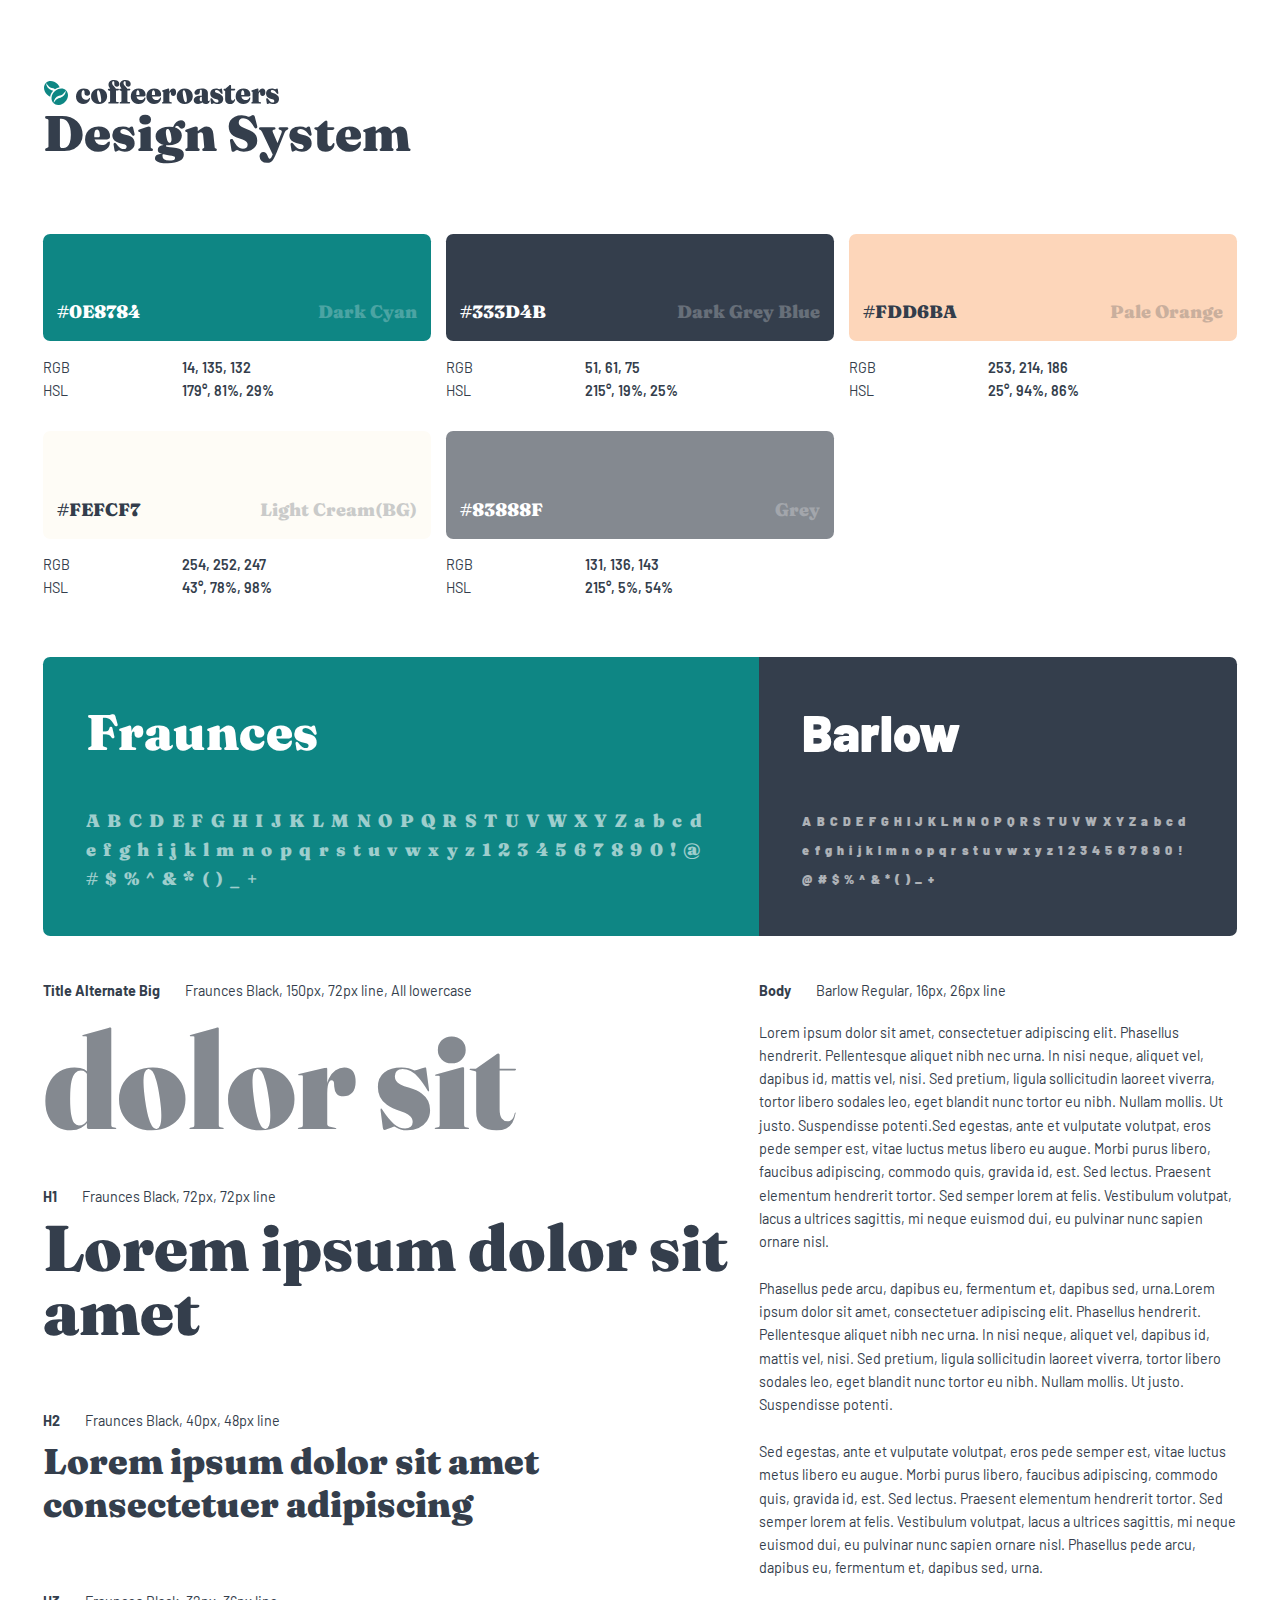
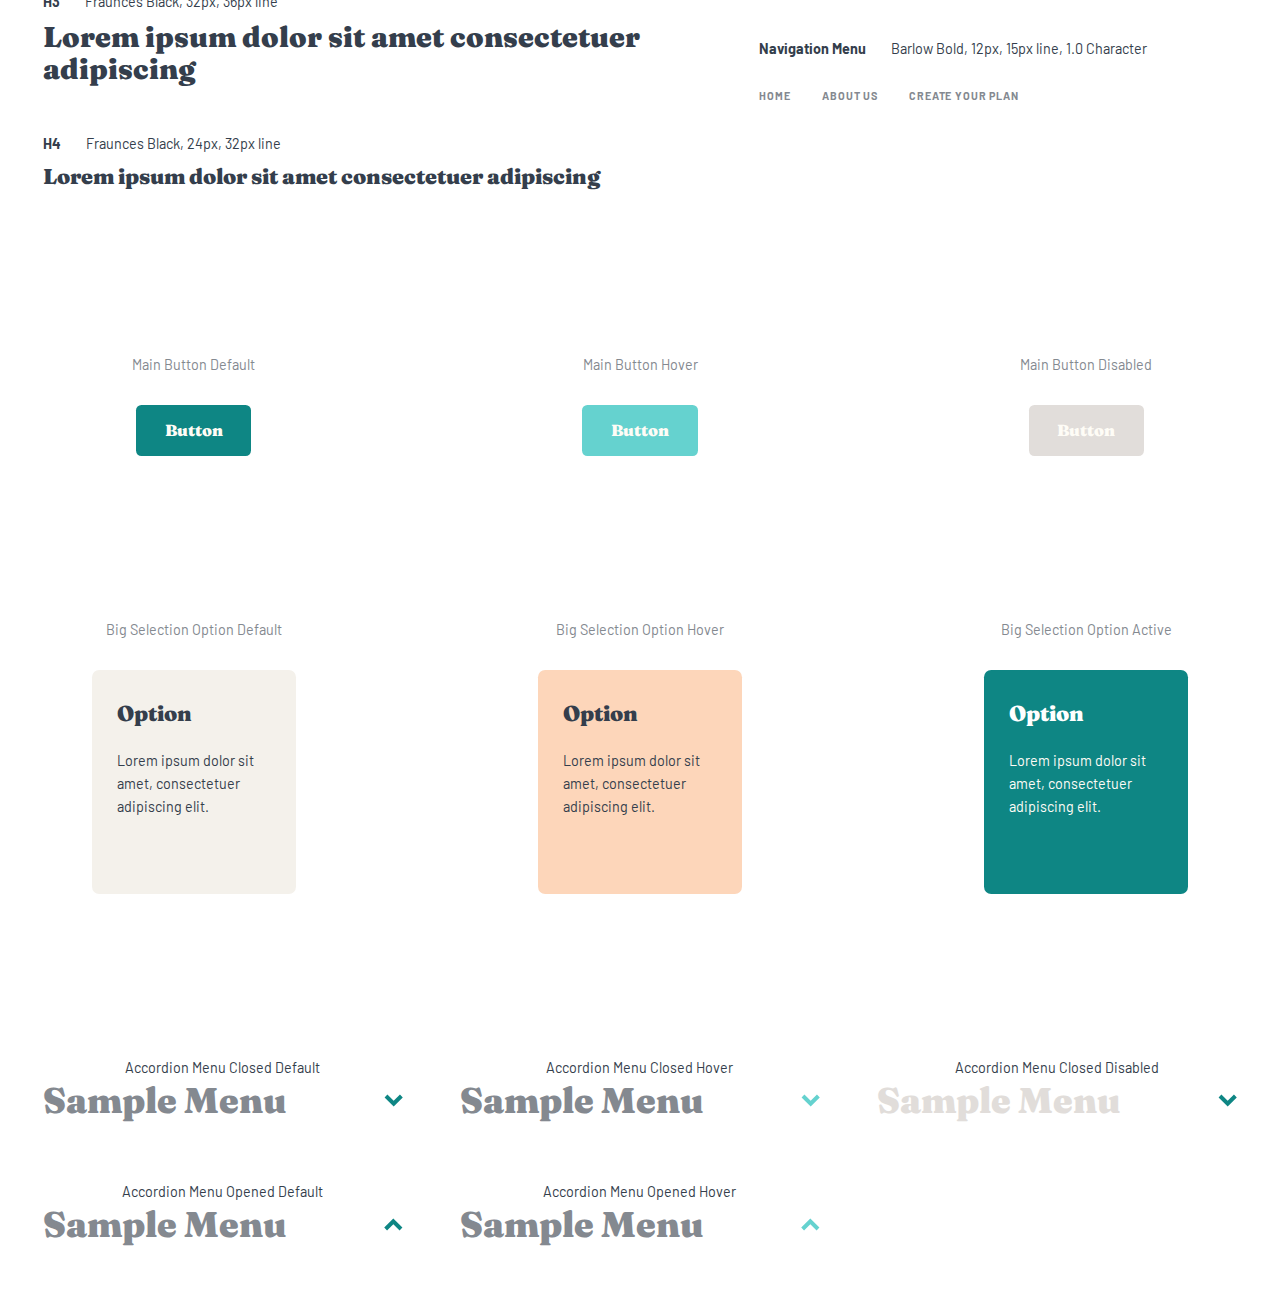
<file: design-system.html>
<!DOCTYPE html>
<html lang="en">
<head>
    <meta charset="UTF-8">
    <meta name="viewport" content="width=device-width">
	<meta name="description" content="Coffeeroasters subscription site | Design System"/>

    <link rel="icon" type="image/png" sizes="32x32" href="./assets/favicon-32x32.png">

    <!-- connect to domain of font files -->
    <link rel="preconnect" href="https://fonts.gstatic.com" crossorigin>

    <!-- optionally increase loading priority -->
    <link rel="preload" as="style" href="https://fonts.googleapis.com/css2?family=Fraunces:wght@900&display=swap">
    <link rel="preload" as="style" href="https://fonts.googleapis.com/css2?family=Barlow:wght@400;600;700&display=swap">

    <!-- async CSS -->
    <link rel="stylesheet" media="print" onload="this.onload=null;this.removeAttribute('media');" href="https://fonts.googleapis.com/css2?family=Fraunces:wght@900&display=swap">
    <link rel="stylesheet" media="print" onload="this.onload=null;this.removeAttribute('media');" href="https://fonts.googleapis.com/css2?family=Barlow:wght@400;600;700&display=swap">

    <!-- no-JS fallback -->
    <noscript>
        <link rel="stylesheet" href="https://fonts.googleapis.com/css2?family=Fraunces:wght@900&display=swap">
        <link rel="stylesheet" href="https://fonts.googleapis.com/css2?family=Barlow:wght@400;600;700&display=swap">
    </noscript>

    <link rel="stylesheet" href="styles.css">

    <title>Coffeeroasters subscription site | Design System</title>

    <style>
        /* ------------------- */
        /* Design System       */
        /* ------------------- */
        html {
            min-width: 75rem;
        }

        body.design-system {
            --gap: 3rem;
            margin: 3rem;
            background-color: white;
        }

            body.design-system > header {
                text-align: left;
                margin: 0;
            }

            body.design-system > main > .color-panel.grid {
                grid-template-columns: repeat(3, 1fr);
                --gap: 1rem;
            }

                body.design-system > main > .color-panel.grid .top {
                    justify-content: space-between;
                    padding: 1rem;
                    border-radius: 0.5rem;
                    height: 7.5rem;
                    align-items: flex-end;
                }

                    body.design-system > main > .color-panel.grid .top h4 {
                        font-size: 1.25rem;
                    }

                body.design-system > main > .color-panel.grid .bottom {
                    padding: 1rem 0;
                    text-align: left;
                }

            body.design-system > main > .text-panel {
                text-align: left;
            }

                body.design-system > main > .text-panel .left {
                    width: 60%;
                }

                body.design-system > main > .text-panel .right {
                    width: 40%;
                }

                body.design-system > main > .text-panel > .top {
                    color: white;
                    --gap: 0;
                }

                    body.design-system > main > .text-panel > .top > .left {
                        --gap: 3rem;
                        background-color: var(--dark-cyan);
                        border-radius: 0.5rem 0 0 0.5rem;
                        padding: 3rem;
                    }

                    body.design-system > main > .text-panel > .top > .right {
                        --gap: 3rem;
                        background-color: var(--dark-grey-blue);
                        border-radius: 0 0.5rem 0.5rem 0;
                        padding: 3rem;
                    }

                    body.design-system > main > .text-panel > .top h1 {
                        font-size: 3.5rem;
                    }

                body.design-system > main > .text-panel > .bottom {
                    color: var(--dark-grey-blue);
                    --gap: 0;
                }

            body.design-system > main > .button-panel.flex,
            body.design-system > main > .big-selection-option-panel.flex {
                --gap: 10.1rem;
                color: var(--grey);
                margin-top: 8.3rem;
            }

                body.design-system > main > .button-panel.flex > .vertical-flex,
                body.design-system > main > .big-selection-option-panel.flex > .vertical-flex {
                    flex: 1;
                    --gap: 2rem;
                    align-items: center;
                }

                    body.design-system > main > .big-selection-option-panel.flex > .vertical-flex > .big-selection-option {
                        width: 14.25rem;
                    }

            body.design-system > main > .accordion-panel.grid {
                grid-template-columns: repeat(3, 1fr);
                --gap: 4rem;
                margin-top: 8.3rem;
            }
    </style>
</head>
<body class="design-system container vertical-flex">
    <header>
        <img src="./assets/shared/desktop/logo.svg" />
        <h2 style="font-size: 3.5rem; color: var(--dark-grey-blue);">Design System</h2>
    </header>
    <main class="vertical-flex">
        <div class="color-panel grid">
            <div>
                <div class="flex top" style="background-color: var(--dark-cyan);">
                    <h4 style="color: white;">#0E8784</h4>
                    <h4 style="color: white; opacity: 0.25;">Dark Cyan</h4>
                </div>
                <div class="bottom">
                    <div class="flex">
                        <span style="flex: 1;">RGB</span>
                        <span style="flex: 2; font-weight: 600;">14, 135, 132</span>
                    </div>
                    <div class="flex">
                        <span style="flex: 1;">HSL</span>
                        <span style="flex: 2; font-weight: 600;">179°, 81%, 29%</span>
                    </div>
                </div>
            </div>
            <div>
                <div class="flex top" style="background-color: var(--dark-grey-blue);">
                    <h4 style="color: white;">#333D4B</h4>
                    <h4 style="color: white; opacity: 0.25;">Dark Grey Blue</h4>
                </div>
                <div class="bottom">
                    <div class="flex">
                        <span style="flex: 1;">RGB</span>
                        <span style="flex: 2; font-weight: 600;">51, 61, 75</span>
                    </div>
                    <div class="flex">
                        <span style="flex: 1;">HSL</span>
                        <span style="flex: 2; font-weight: 600;">215°, 19%, 25%</span>
                    </div>
                </div>
            </div>
            <div>
                <div class="flex top" style="background-color: var(--pale-orange);">
                    <h4 style="color: #333D4B;">#FDD6BA</h4>
                    <h4 style="color: #333D4B; opacity: 0.25;">Pale Orange</h4>
                </div>
                <div class="bottom">
                    <div class="flex">
                        <span style="flex: 1;">RGB</span>
                        <span style="flex: 2; font-weight: 600;">253, 214, 186</span>
                    </div>
                    <div class="flex">
                        <span style="flex: 1;">HSL</span>
                        <span style="flex: 2; font-weight: 600;">25°, 94%, 86%</span>
                    </div>
                </div>
            </div>
            <div>
                <div class="flex top" style="background-color: var(--light-cream);">
                    <h4 style="color: #333D4B;">#FEFCF7</h4>
                    <h4 style="color: #333D4B; opacity: 0.25;">Light Cream(BG)</h4>
                </div>
                <div class="bottom">
                    <div class="flex">
                        <span style="flex: 1;">RGB</span>
                        <span style="flex: 2; font-weight: 600;">254, 252, 247</span>
                    </div>
                    <div class="flex">
                        <span style="flex: 1;">HSL</span>
                        <span style="flex: 2; font-weight: 600;">43°, 78%, 98%</span>
                    </div>
                </div>
            </div>
            <div>
                <div class="flex top" style="background-color: var(--grey);">
                    <h4 style="color: white;">#83888F</h4>
                    <h4 style="color: white; opacity: 0.25;">Grey</h4>
                </div>
                <div class="bottom">
                    <div class="flex">
                        <span style="flex: 1;">RGB</span>
                        <span style="flex: 2; font-weight: 600;">131, 136, 143</span>
                    </div>
                    <div class="flex">
                        <span style="flex: 1;">HSL</span>
                        <span style="flex: 2; font-weight: 600;">215°, 5%, 54%</span>
                    </div>
                </div>
            </div>
        </div>
        <div class="text-panel vertical-flex">
            <div class="top flex">
                <div class="left vertical-flex">
                    <h1>Fraunces</h1>
                    <h4 class="dont-break-out" style="font-size: 1.25rem; opacity: 0.6; letter-spacing: 0.51875rem;">ABCDEFGHIJKLMNOPQRSTUVWXYZabcdefghijklmnopqrstuvwxyz1234567890!@#$%^&*()_+</h4>
                </div>
                <div class="right vertical-flex">
                    <h1 class="font-barlow">Barlow</h1>
                    <h4 class="dont-break-out font-barlow" style="font-size: 0.875rem; opacity: 0.6; letter-spacing: 0.364583125rem;">ABCDEFGHIJKLMNOPQRSTUVWXYZabcdefghijklmnopqrstuvwxyz1234567890!@#$%^&*()_+</h4>
                </div>
            </div>
            <div class="bottom flex">
                <div class="left vertical-flex">
                    <div>
                        <span style="font-weight: 700; padding-right: 1.5rem;">Title Alternate Big</span>
                        <span>Fraunces Black, 150px, 72px line, All lowercase</span>
                    </div>
                    <div class="title-alternate-big" style="padding-top: 3.25rem; padding-bottom: 5rem; color: var(--grey);">
                        dolor sit
                    </div>
                    <div>
                        <span style="font-weight: 700; padding-right: 1.5rem;">H1</span>
                        <span>Fraunces Black, 72px, 72px line</span>
                    </div>
                    <h1 style="padding-top: 0.5rem; padding-bottom: 4.5rem;">Lorem ipsum dolor sit amet</h1>
                    <div>
                        <span style="font-weight: 700; padding-right: 1.5rem;">H2</span>
                        <span>Fraunces Black, 40px, 48px line</span>
                    </div>
                    <h2 style="padding-top: 0.5rem; padding-bottom: 4.5rem;">Lorem ipsum dolor sit amet consectetuer adipiscing</h2>
                    <div>
                        <span style="font-weight: 700; padding-right: 1.5rem;">H3</span>
                        <span>Fraunces Black, 32px, 36px line</span>
                    </div>
                    <h3 style="padding-top: 0.5rem; padding-bottom: 3.25rem;">Lorem ipsum dolor sit amet consectetuer adipiscing</h3>
                    <div>
                        <span style="font-weight: 700; padding-right: 1.5rem;">H4</span>
                        <span>Fraunces Black, 24px, 32px line</span>
                    </div>
                    <h4 style="padding-top: 0.5rem;">Lorem ipsum dolor sit amet consectetuer adipiscing</h4>
                </div>
                <div class="right vertical-flex">
                    <div style="padding-bottom: 1.25rem;">
                        <span style="font-weight: 700; padding-right: 1.5rem;">Body</span>
                        <span>Barlow Regular, 16px, 26px line</span>
                    </div>
                    <div style="padding-bottom: 4rem;">
                        <p>Lorem ipsum dolor sit amet, consectetuer adipiscing elit. Phasellus hendrerit. Pellentesque aliquet nibh nec urna. In nisi neque, aliquet vel, dapibus id, mattis vel, nisi. Sed pretium, ligula sollicitudin laoreet viverra, tortor libero sodales leo, eget blandit nunc tortor eu nibh. Nullam mollis. Ut justo. Suspendisse potenti.Sed egestas, ante et vulputate volutpat, eros pede semper est, vitae luctus metus libero eu augue. Morbi purus libero, faucibus adipiscing, commodo quis, gravida id, est. Sed lectus. Praesent elementum hendrerit tortor. Sed semper lorem at felis. Vestibulum volutpat, lacus a ultrices sagittis, mi neque euismod dui, eu pulvinar nunc sapien ornare nisl.</p>
                        <br />
                        <p>Phasellus pede arcu, dapibus eu, fermentum et, dapibus sed, urna.Lorem ipsum dolor sit amet, consectetuer adipiscing elit. Phasellus hendrerit. Pellentesque aliquet nibh nec urna. In nisi neque, aliquet vel, dapibus id, mattis vel, nisi. Sed pretium, ligula sollicitudin laoreet viverra, tortor libero sodales leo, eget blandit nunc tortor eu nibh. Nullam mollis. Ut justo. Suspendisse potenti.</p>
                        <br />
                        <p>Sed egestas, ante et vulputate volutpat, eros pede semper est, vitae luctus metus libero eu augue. Morbi purus libero, faucibus adipiscing, commodo quis, gravida id, est. Sed lectus. Praesent elementum hendrerit tortor. Sed semper lorem at felis. Vestibulum volutpat, lacus a ultrices sagittis, mi neque euismod dui, eu pulvinar nunc sapien ornare nisl. Phasellus pede arcu, dapibus eu, fermentum et, dapibus sed, urna.</p>
                    </div>
                    <div style="padding-bottom: 2rem;">
                        <span style="font-weight: 700; padding-right: 1.5rem;">Navigation Menu</span>
                        <span>Barlow Bold, 12px, 15px line, 1.0 Character</span>
                    </div>
                    <div>
                        <ul class="navigation-menu">
                            <li><a href="./index.html">home</a></li>
                            <li><a href="./about.html">about us</a></li>
                            <li><a href="./plan.html">create your plan</a></li>
                        </ul>
                    </div>
                </div>
            </div>
        </div>
        <div class="button-panel flex">
            <div class="vertical-flex">
                <span>Main Button Default</span>
                <button class="main-button">Button</button>
            </div>
            <div class="vertical-flex">
                <span>Main Button Hover</span>
                <button class="main-button hovered">Button</button>
            </div>
            <div class="vertical-flex">
                <span>Main Button Disabled</span>
                <button class="main-button" disabled>Button</button>
            </div>
        </div>
        <div class="big-selection-option-panel flex">
            <div class="vertical-flex">
                <span>Big Selection Option Default</span>
                <button class="big-selection-option">
                    <h4 style="margin-bottom: 1.5rem;">Option</h4>
                    <span>Lorem ipsum dolor sit amet, consectetuer adipiscing elit.</span>
                </button>
            </div>
            <div class="vertical-flex">
                <span>Big Selection Option Hover</span>
                <button class="big-selection-option hovered">
                    <h4 style="margin-bottom: 1.5rem;">Option</h4>
                    <span>Lorem ipsum dolor sit amet, consectetuer adipiscing elit.</span>
                </button>
            </div>
            <div class="vertical-flex">
                <span>Big Selection Option Active</span>
                <button class="big-selection-option active">
                    <h4 style="margin-bottom: 1.5rem;">Option</h4>
                    <span>Lorem ipsum dolor sit amet, consectetuer adipiscing elit.</span>
                </button>
            </div>
        </div>
        <div class="accordion-panel grid">
            <div>
                <span>Accordion Menu Closed Default</span>
                <button class="accordion-button">
                    <h2>Sample Menu</h2>
                    <svg width="19" height="13" xmlns="http://www.w3.org/2000/svg"><path d="M15.949.586l2.828 2.828-9.096 9.096L.586 3.414 3.414.586l6.267 6.267z" fill-rule="nonzero" /></svg>
                </button>
            </div>
            <div>
                <span>Accordion Menu Closed Hover</span>
                <button class="accordion-button hovered">
                    <h2>Sample Menu</h2>
                    <svg width="19" height="13" xmlns="http://www.w3.org/2000/svg"><path d="M15.949.586l2.828 2.828-9.096 9.096L.586 3.414 3.414.586l6.267 6.267z" fill-rule="nonzero" /></svg>
                </button>
            </div>
            <div>
                <span>Accordion Menu Closed Disabled</span>
                <button class="accordion-button" disabled>
                    <h2>Sample Menu</h2>
                    <svg width="19" height="13" xmlns="http://www.w3.org/2000/svg"><path d="M15.949.586l2.828 2.828-9.096 9.096L.586 3.414 3.414.586l6.267 6.267z" fill-rule="nonzero" /></svg>
                </button>
            </div>
            <div>
                <span>Accordion Menu Opened Default</span>
                <button class="accordion-button opened">
                    <h2>Sample Menu</h2>
                    <svg width="19" height="13" xmlns="http://www.w3.org/2000/svg"><path d="M15.949.586l2.828 2.828-9.096 9.096L.586 3.414 3.414.586l6.267 6.267z" fill-rule="nonzero" /></svg>
                </button>
            </div>
            <div>
                <span>Accordion Menu Opened Hover</span>
                <button class="accordion-button opened hovered">
                    <h2>Sample Menu</h2>
                    <svg width="19" height="13" xmlns="http://www.w3.org/2000/svg"><path d="M15.949.586l2.828 2.828-9.096 9.096L.586 3.414 3.414.586l6.267 6.267z" fill-rule="nonzero" /></svg>
                </button>
            </div>
        </div>
    </main>
</body>
</html>
</file>
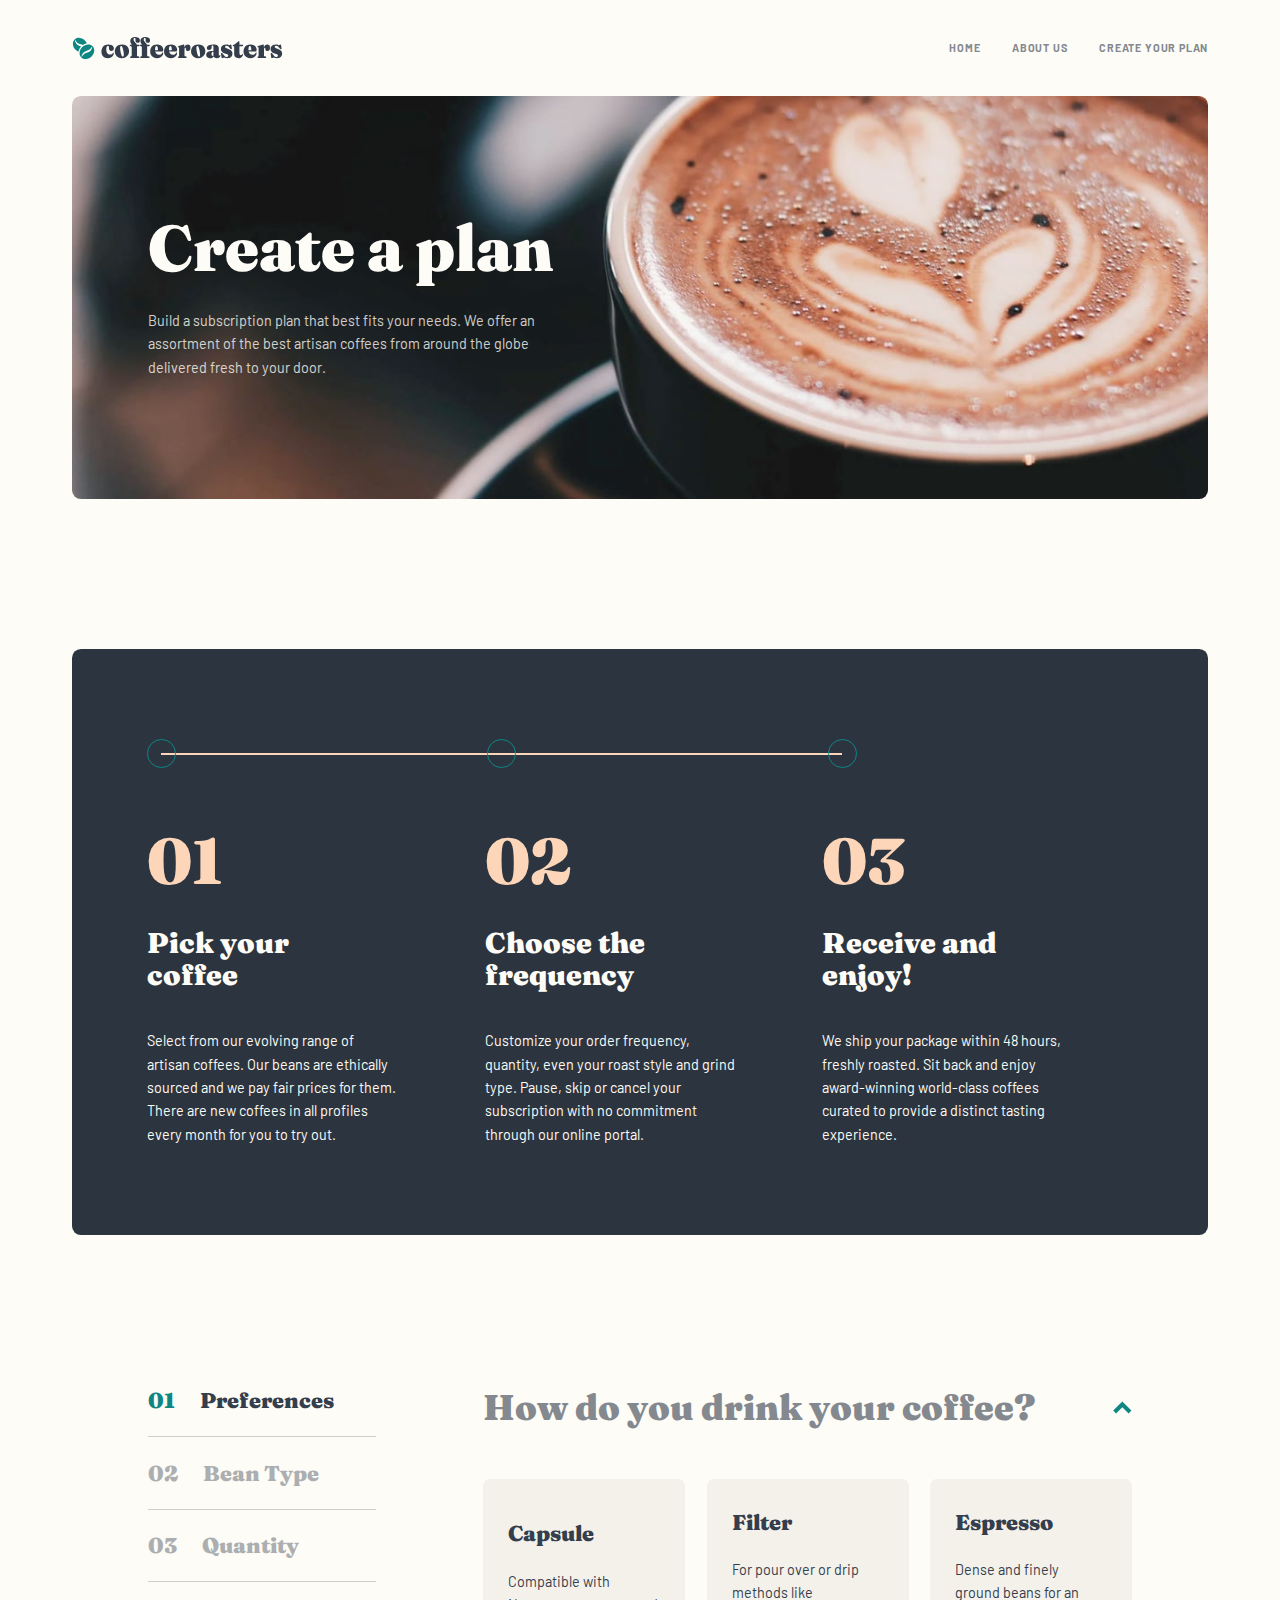
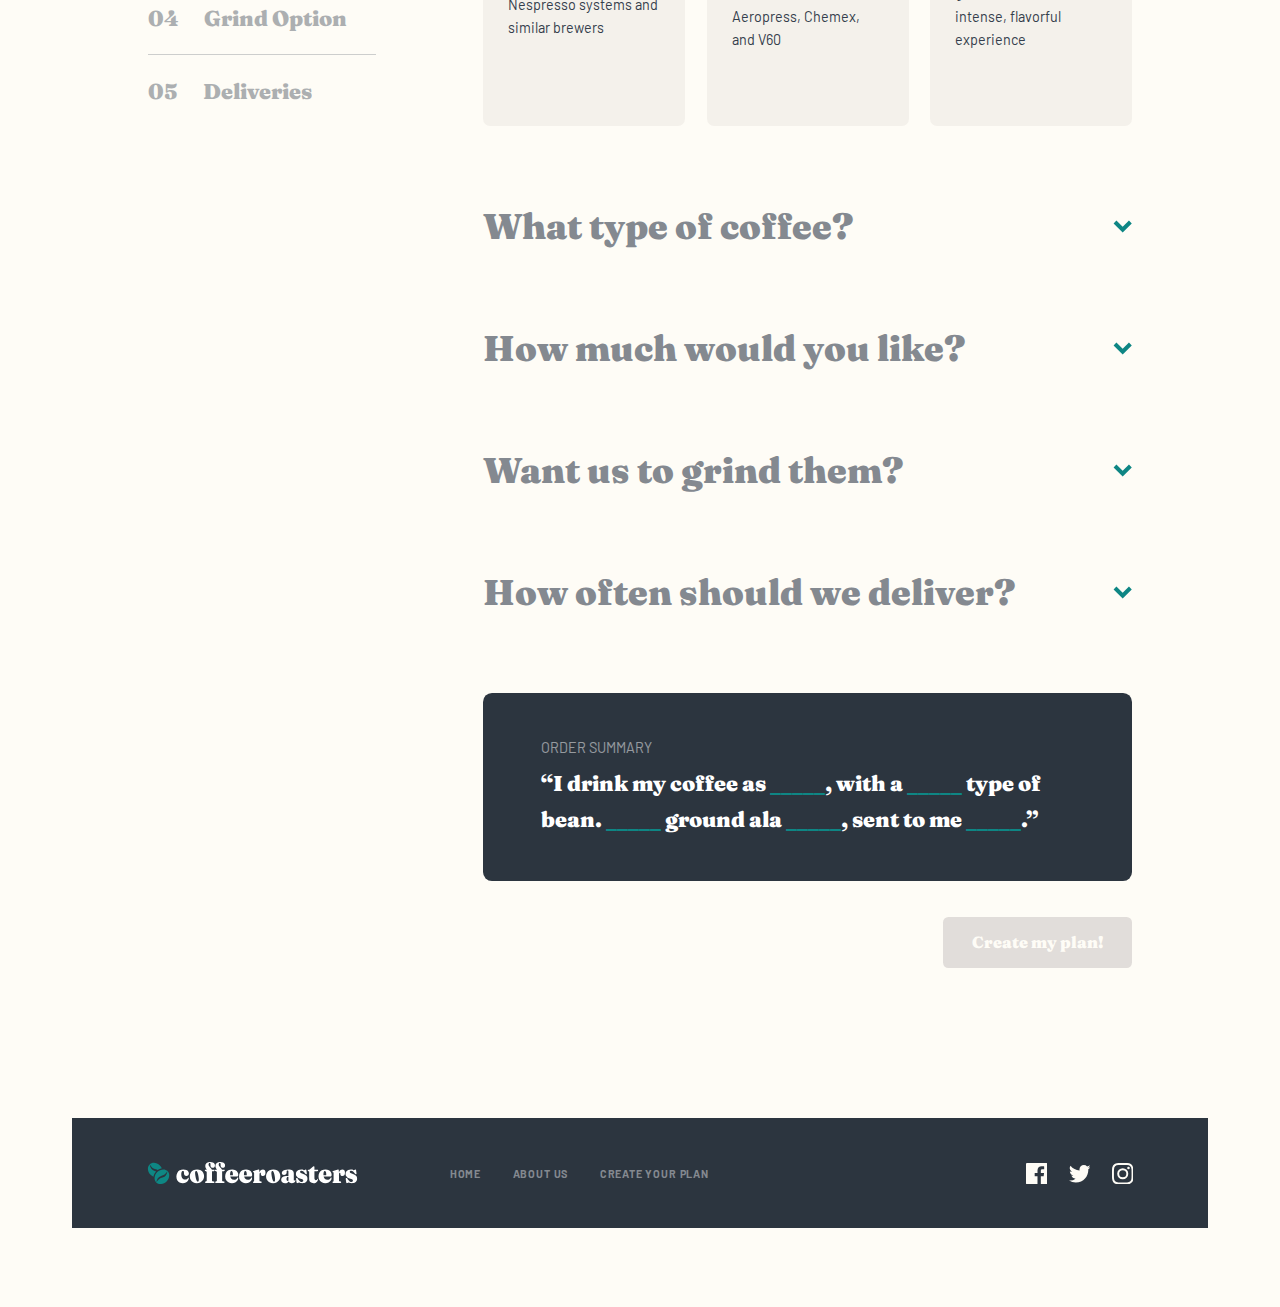
<file: plan.html>
<!DOCTYPE html>
<html lang="en">
<head>
    <meta charset="UTF-8">
    <meta name="viewport" content="width=device-width, initial-scale=1.0">
	<meta name="description" content="Coffeeroasters subscription site | Create Your Plan"/>

    <link rel="icon" type="image/png" sizes="32x32" href="./assets/favicon-32x32.png">

	<!-- connect to domain of font files -->
	<link rel="preconnect" href="https://fonts.gstatic.com" crossorigin>

	<!-- optionally increase loading priority -->
	<link rel="preload" as="style" href="https://fonts.googleapis.com/css2?family=Fraunces:wght@900&display=swap">
	<link rel="preload" as="style" href="https://fonts.googleapis.com/css2?family=Barlow:wght@400;600;700&display=swap">

	<!-- async CSS -->
	<link rel="stylesheet" media="print" onload="this.onload=null;this.removeAttribute('media');" href="https://fonts.googleapis.com/css2?family=Fraunces:wght@900&display=swap">
	<link rel="stylesheet" media="print" onload="this.onload=null;this.removeAttribute('media');" href="https://fonts.googleapis.com/css2?family=Barlow:wght@400;600;700&display=swap">

	<!-- no-JS fallback -->
	<noscript>
		<link rel="stylesheet" href="https://fonts.googleapis.com/css2?family=Fraunces:wght@900&display=swap">
		<link rel="stylesheet" href="https://fonts.googleapis.com/css2?family=Barlow:wght@400;600;700&display=swap">
	</noscript>

    <link rel="stylesheet" href="styles.css">
    <script src="scripts.js"></script>

    <title>Coffeeroasters subscription site | Create Your Plan</title>

    <script>
        function isCompleted() {
            let panels = document.getElementsByClassName("big-selection-option-panel");
            let isCompleted = true;

            let preferencesPanel = document.getElementById("preferences");
            let preferencesActiveOptions = preferencesPanel.getElementsByClassName("active");
            let isCapsuleSelected = (preferencesActiveOptions.length == 1) && (preferencesActiveOptions[0].childNodes[1].innerText == "Capsule");

            for (panel of panels) {
                if (panel.parentElement.id == "grind-option" && isCapsuleSelected)
                    continue;
                else {
                    let activeOptions = panel.getElementsByClassName("active");
                    isCompleted &= (activeOptions.length == 1);
                }
            }
            return isCompleted;
        }

        window.addEventListener("load", function () {
            let selectionOptions = document.getElementsByClassName("big-selection-option");
            for (let i = 0; i < selectionOptions.length; i++) {
                selectionOptions[i].addEventListener("click", (e) => {
                    let selectedOption = e.currentTarget.parentElement.getElementsByClassName("active");
                    let selectedOptionText = "_____";
                    if (selectedOption.length > 0) {
                        selectedOptionText = selectedOption[0].childNodes[1].innerText;
                    }
                    let stepElement = e.currentTarget.parentElement.parentElement;
                    let stepSummaryElementClass = stepElement.id + "-summary";
                    let stepSummaryElements = document.getElementsByClassName(stepSummaryElementClass);
                    for (stepSummaryElement of stepSummaryElements) {
                        stepSummaryElement.innerHTML = selectedOptionText;
                    }

                    let grindOption = document.getElementById("grind-option");
                    let grindOptionLink = document.getElementById("grind-option-link");
                    let accordionButton = grindOption.getElementsByClassName("accordion-button")[0];
                    if (selectedOptionText == "Capsule") {
                        let bigSelectionOptionPanel = grindOption.getElementsByClassName("big-selection-option-panel")[0];
                        if (bigSelectionOptionPanel.getElementsByClassName("active").length > 0) {
                            bigSelectionOptionPanel.getElementsByClassName("active")[0].click();
                        }
                        bigSelectionOptionPanel.classList.remove("opened");
                        accordionButton.setAttribute("disabled", "disabled");
                        accordionButton.classList.remove("opened");
                        grindOptionLink.classList.add("disabled");
                        grindOptionLink.getElementsByTagName("a")[0].removeAttribute("href");
                    }
                    else if (stepElement.id == "preferences") {
                        accordionButton.removeAttribute("disabled");
                        grindOptionLink.classList.remove("disabled");
                        grindOptionLink.getElementsByTagName("a")[0].setAttribute("href", "#grind-option");
                    }

                    let linkList = document.getElementsByClassName("links")[0];
                    if (isCompleted()) {
                        linkList.classList.add("completed");
                        document.getElementById("create-my-plan").removeAttribute("disabled");
                    }
                    else {
                        linkList.classList.remove("completed");
                        document.getElementById("create-my-plan").setAttribute("disabled", "disabled");
                    }
                });
            }
            document.getElementById("create-my-plan").addEventListener("click", (e) => {
                document.getElementsByClassName('modal-dialog')[0].classList.remove('hidden');
            });
            document.getElementById("check-out").addEventListener("click", (e) => {
                document.getElementsByClassName('modal-dialog')[0].classList.add('hidden');
            });
        });
    </script>

    <style>
        .plan > main > .create-plan {
            background-image: url('./assets/plan/desktop/image-hero-blackcup.jpg');
            background-repeat: no-repeat;
            background-size: cover;
            color: var(--light-cream);
            padding: 8.375rem 0 8.375rem 5.3125rem;
            justify-content: center;
            border-radius: 0.625rem;
            margin-bottom: 10.5rem;
        }

            .plan > main > .create-plan > div {
                width: 30.375rem;
                text-align: left;
            }

                .plan > main > .create-plan > div > div {
                    margin: 2rem 2.5625rem 0 0;
                    opacity: 0.8;
                }

        .plan > main > .how-it-works {
            text-align: left;
            position: relative;
            background-color: var(--dark-grey-blue-2);
            padding: 12.5rem 9.375rem 6.25rem 5.25rem;
            border-radius: 0.625rem;
            margin-bottom: 10.5rem;
        }

            .plan > main > .how-it-works > h4 {
                color: var(--grey);
            }

            .plan > main > .how-it-works > .path {
                position: absolute;
                top: 7.25rem;
                left: 6.25rem;
                width: 47.5rem;
                border: 0.03125rem solid var(--pale-orange);
                background-color: var(--pale-orange);
            }

            .plan > main > .how-it-works > .oval-container {
                position: absolute;
                top: 6.25rem;
                left: 5.25rem;
                width: 49.5rem;
                justify-content: space-between;
            }

                .plan > main > .how-it-works > .oval-container > div.oval {
                    width: 2rem;
                    height: 2rem;
                    border-radius: 1rem;
                    border: 0.125rem solid var(--dark-cyan);
                    background-color: none;
                }

            .plan > main > .how-it-works > .steps {
                --gap: 6rem;
                color: var(--light-cream);
            }

                .plan > main > .how-it-works > .steps > div > h1 {
                    color: var(--pale-orange);
                }

                .plan > main > .how-it-works > .steps > div > h3 {
                    margin: 2.375rem 1.875rem 2.625rem 0;
                }

        .plan > main > .steps.flex {
            --gap: 7.5rem;
            margin: 0 5.3125rem 10.5rem 5.3125rem;
        }

            .plan > main > .steps.flex > ul.links {
                flex: 0 0 15.9rem;
                text-align: left;
                list-style-type: none;
                padding: 0;
                margin: 0;
            }

                .plan > main > .steps.flex > ul.links > li.separator {
                    padding: 0;
                    border-bottom: 0.0625rem solid var(--grey);
                }

                .plan > main > .steps.flex > ul.links > li:first-child {
                    padding: 0 0 1.5rem 0;
                }

                    .plan > main > .steps.flex > ul.links > li:first-child > a > h4 > span:first-child {
                        color: var(--dark-cyan);
                    }

                .plan > main > .steps.flex > ul.links > li:not(:first-child):not(:last-child):not(.separator) {
                    padding: 1.5rem 0;
                }

                .plan > main > .steps.flex > ul.links > li:last-child {
                    padding: 1.5rem 0 0 0;
                    opacity: 0.4;
                }

                .plan > main > .steps.flex > ul.links > li > a {
                    color: inherit;
                    text-decoration: inherit; /* no underline */
                }

                    .plan > main > .steps.flex > ul.links > li > a > h4.flex {
                        --gap: 1.75rem;
                    }

                .plan > main > .steps.flex > ul.links > li.disabled {
                    opacity: 0.2;
                }

                    .plan > main > .steps.flex > ul.links > li.disabled > a {
                        pointer-events: none;
                        cursor: default;
                    }

                .plan > main > .steps.flex > ul.links > li:first-child:not(.disabled) {
                    opacity: 1;
                }

                .plan > main > .steps.flex > ul.links > li:not(:first-child):not(:last-child):not(.disabled) {
                    opacity: 0.4;
                }

                .plan > main > .steps.flex > ul.links > li:last-child:not(.disabled) {
                    opacity: 0.4;
                }

                .plan > main > .steps.flex > ul.links.completed > li:first-child:not(.disabled) {
                    opacity: 0.4;
                }

                .plan > main > .steps.flex > ul.links.completed > li:last-child:not(.disabled) {
                    opacity: 1;
                }

            .plan > main > .steps.flex > .details > div:not(:last-child) {
                margin-bottom: 5.5rem;
            }

            .plan > main > .steps.flex > .details > div > .big-selection-option-panel.flex {
                color: var(--grey);
                margin-top: 3.5rem;
                justify-content: space-between;
                --gap: 1.5rem;
                display: none;
            }

                .plan > main > .steps.flex > .details > div > .big-selection-option-panel.flex > button {
                    flex: 1;
                }

                    .plan > main > .steps.flex > .details > div > .big-selection-option-panel.flex > button > h4 {
                        margin-bottom: 1.5rem;
                    }

                .plan > main > .steps.flex > .details > div > .big-selection-option-panel.flex.opened {
                    display: flex;
                }

            .plan > main > .steps.flex > .details > div.order-summary {
                text-align: right;
            }

                .plan > main > .steps.flex > .details > div.order-summary > div {
                    padding: 3rem 4rem;
                    border-radius: 0.625rem;
                    background-color: var(--dark-grey-blue-2);
                    color: white;
                    margin-bottom: 2.5rem;
                    text-align: left;
                }

                    .plan > main > .steps.flex > .details > div.order-summary > div > .title {
                        text-transform: uppercase;
                        opacity: 0.5;
                        margin-bottom: 0.5rem;
                    }

                    .plan > main > .steps.flex > .details > div.order-summary > div > .details {
                        line-height: 2.5rem;
                    }

                        .plan > main > .steps.flex > .details > div.order-summary > div > .details > .option-text {
                            color: var(--dark-cyan);
                        }

        .modal-dialog {
            position: fixed;
            top: 0;
            left: 0;
            width: 100%;
            height: 100%;
            z-index: 1;
        }

            .modal-dialog.hidden {
                display: none;
            }

            .modal-dialog > .overlay {
                position: absolute;
                width: 100%;
                height: 100%;
                background-color: black;
                opacity: 0.5;
            }

            .modal-dialog > .container {
                position: absolute;
                margin: 0;
                height: 100%;
                width: 100%;
            }

                .modal-dialog > .container > .card {
                    position: relative;
                    left: 50%;
                    top: 50%;
                    -webkit-transform: translate(-50%, -50%);
                    transform: translate(-50%, -50%);
                    border-radius: 0.5rem;
                    background-color: var(--light-cream);
                    color: var(--dark-grey-blue);
                    min-height: 37.016rem;
                    width: 33.482rem;
                    text-align: left;
                    overflow: auto;
                }

                    .modal-dialog > .container > .card > .title {
                        padding: 3rem 0 2.5rem 3.5rem;
                        background-color: var(--dark-grey-blue);
                        border-radius: 0.5rem 0.5rem 0 0;
                    }

                        .modal-dialog > .container > .card > .title > h2 {
                            color: white;
                        }

                    .modal-dialog > .container > .card > .content {
                        padding: 3.5rem;
                    }

                        .modal-dialog > .container > .card > .content > h4 {
                            line-height: 2.5rem;
                            color: var(--grey);
                            margin-bottom: 0.5rem;
                        }

                            .modal-dialog > .container > .card > .content > h4 > .option-text {
                                color: var(--dark-cyan);
                            }

                            .modal-dialog > .container > .card > .content > h4 + div {
                                margin-bottom: 3rem;
                                opacity: 0.8;
                            }

                                .modal-dialog > .container > .card > .content > h4 + div + div.flex {
                                    justify-content: space-between;
                                    align-items: center;
                                    --gap: 1.1875rem;
                                }

                                    .modal-dialog > .container > .card > .content > h4 + div + div.flex > h3 {
                                        white-space: nowrap;
                                    }

                                    .modal-dialog > .container > .card > .content > h4 + div + div.flex > button {
                                        width: 100%;
                                        padding: 1rem 0;
                                    }

        /* ------------------- */
        /* Tablet view         */
        /* ------------------- */
        @media only screen and (min-width : 768px) and (max-width : 1023px) {
            .plan > main > .create-plan {
                background-image: url('./assets/plan/tablet/image-hero-blackcup.jpg');
                padding: 8.4rem 0 8.4rem 4rem;
                border-radius: 0.666rem;
                margin-bottom: 9.6rem;
            }

                .plan > main > .create-plan > div {
                    width: 26rem;
                    text-align: left;
                }

                    .plan > main > .create-plan > div > div {
                        margin: 1.6rem 0 0 0;
                    }

                    .plan > main > .create-plan > div > h1 {
                        font-size: 3.2rem;
                        line-height: 3.2rem;
                    }

            .plan > main > .how-it-works {
                margin-left: -2.6rem;
                margin-right: -2.6rem;
                padding: 11.8rem 2.6rem 4.6rem 2.6rem;
                border-radius: 0.666rem;
                margin-bottom: 9.6rem;
            }

                .plan > main > .how-it-works > .path {
                    position: absolute;
                    top: 7.4rem;
                    left: 3.64rem;
                    width: 31.2rem;
                    border: 0.066rem solid var(--pale-orange);
                    background-color: var(--pale-orange);
                }

                .plan > main > .how-it-works > .oval-container {
                    position: absolute;
                    top: 6.4rem;
                    left: 2.6rem;
                    width: 33.2rem;
                    justify-content: space-between;
                }

                    .plan > main > .how-it-works > .oval-container > div.oval {
                        border: 0.133rem solid var(--dark-cyan);
                    }

                .plan > main > .how-it-works > .steps {
                    --gap: 0.666rem;
                    color: white;
                }

                    .plan > main > .how-it-works > .steps > div > h3 {
                        margin: 2.375rem 1.875rem 2.625rem 0;
                    }

            .plan > main > .steps.flex {
                margin: 0;
            }

                .plan > main > .steps.flex > ul.links {
                    display: none;
                }

                .plan > main > .steps.flex > .details > div > .big-selection-option-panel.flex {
                    margin-top: 2.6rem;
                    --gap: 0.666rem;
                }

                    .plan > main > .steps.flex > .details > div > .big-selection-option-panel.flex > button > h4 {
                        margin-bottom: 1.6rem;
                    }

                    .plan > main > .steps.flex > .details > div > .big-selection-option-panel.flex > button > span {
                        font-size: 1.066rem;
                        line-height: 1.733rem;
                    }

                .plan > main > .steps.flex > .details > div:not(:last-child) {
                    margin-bottom: 6.666rem;
                }

                .plan > main > .steps.flex > .details > div#deliveries {
                    margin-bottom: 9.6rem;
                }

                .plan > main > .steps.flex > .details > div.order-summary {
                    margin-bottom: 9.6rem;
                    text-align: inherit;
                }

                    .plan > main > .steps.flex > .details > div.order-summary > div {
                        padding: 1.8rem 2.866rem;
                        border-radius: 0.666rem;
                        margin-bottom: 2.666rem;
                    }

                        .plan > main > .steps.flex > .details > div.order-summary > div > .title {
                            margin-bottom: 0.53rem;
                            font-size: 1.066rem;
                            line-height: 1.733rem;
                        }

                        .plan > main > .steps.flex > .details > div.order-summary > div > .details {
                            line-height: 2.667rem;
                        }

            .modal-dialog > .container > .card {
                width: 36rem;
                min-height: 39.8rem;
                border-radius: 0.53rem;
            }

                .modal-dialog > .container > .card > .title {
                    padding: 3.2rem 0 2.666rem 3.733rem;
                    border-radius: 0.53rem 0.53rem 0 0;
                }

                .modal-dialog > .container > .card > .content {
                    padding: 3.7333rem;
                }

                    .modal-dialog > .container > .card > .content > h4 {
                        line-height: 2.666rem;
                        margin-bottom: 0.466rem;
                    }

                        .modal-dialog > .container > .card > .content > h4 + div {
                            margin-bottom: 3.2rem;
                            font-size: 1.066rem;
                            line-height: 1.733rem;
                        }

                            .modal-dialog > .container > .card > .content > h4 + div + div.flex > h3 {
                                font-size: 2.133rem;
                                line-height: 2.4rem;
                            }
        }

        /* ------------------- */
        /* Mobile view         */
        /* ------------------- */
        @media only screen and (max-width : 767px) {
            .plan > main > .create-plan {
                background-image: url('./assets/plan/mobile/image-hero-blackcup.jpg');
                padding: 6.8rem 1.6rem 9rem 1.6rem;
                border-radius: 0.666rem;
                margin-bottom: 8rem;
            }

                .plan > main > .create-plan > div {
                    width: auto;
                    text-align: inherit;
                }

                    .plan > main > .create-plan > div > div {
                        margin: 1.4rem 0 0 0;
                    }

                    .plan > main > .create-plan > div > h1 {
                        font-size: 2.666rem;
                        line-height: 2.666rem;
                    }

            .plan > main > .how-it-works {
                margin-left: -1.6rem;
                margin-right: -1.6rem;
                padding: 5.333rem 1.6rem 5.266rem 1.6rem;
                border-radius: 0.666rem;
                margin-bottom: 8rem;
            }

                .plan > main > .how-it-works > .path {
                    display: none;
                }

                .plan > main > .how-it-works > .oval-container {
                    display: none;
                }

                .plan > main > .how-it-works > .steps {
                    --gap: 3.733rem;
                    color: white;
                    flex-direction: column;
                    text-align: center;
                }

                    .plan > main > .how-it-works > .steps > div > h3 {
                        margin: 1.6rem 1.6rem 0 1.6rem;
                    }

            .plan > main > .steps.flex {
                margin: 0;
            }

                .plan > main > .steps.flex > ul.links {
                    display: none;
                }

                .plan > main > .steps.flex > .details > div > .big-selection-option-panel.flex {
                    margin-top: 2.133rem;
                    --gap: 1.066rem;
                    flex-direction: column;
                }

                    .plan > main > .steps.flex > .details > div > .big-selection-option-panel.flex > button > h4 {
                        margin-bottom: 0.533rem;
                    }

                    .plan > main > .steps.flex > .details > div > .big-selection-option-panel.flex > button > span {
                        font-size: 1.066rem;
                        line-height: 1.733rem;
                    }

                .plan > main > .steps.flex > .details > div > button.accordion-button > h2 {
                    text-align: left;
                    font-size: 1.6rem;
                    line-height: 1.866rem;
                    display: block;
                    width: 16rem;
                }

                .plan > main > .steps.flex > .details > div:not(:last-child) {
                    margin-bottom: 6.4rem;
                }

                .plan > main > .steps.flex > .details > div#preferences {
                    margin-bottom: 7.333rem;
                }

                .plan > main > .steps.flex > .details > div#deliveries {
                    margin-bottom: 8rem;
                }

                .plan > main > .steps.flex > .details > div.order-summary {
                    margin-bottom: 8rem;
                    text-align: center;
                }

                    .plan > main > .steps.flex > .details > div.order-summary > div {
                        padding: 2.133rem 1.6rem 2.133rem 1.6rem;
                        border-radius: 0.666rem;
                        margin-bottom: 3.733rem;
                    }

                        .plan > main > .steps.flex > .details > div.order-summary > div > .title {
                            margin-bottom: 0.53rem;
                            font-size: 1.066rem;
                            line-height: 1.733rem;
                        }

                        .plan > main > .steps.flex > .details > div.order-summary > div > .details {
                            line-height: 2.667rem;
                        }

                    .plan > main > .steps.flex > .details > div.order-summary > button.main-button {
                        padding-left: 2.366rem;
                        padding-right: 2.366rem;
                    }

            .modal-dialog > .container > .card {
                width: 21.8rem;
                height: min(39.8rem, 100vh - 2.333rem);
                min-height: auto;
                border-radius: 0.53rem;
            }

                .modal-dialog > .container > .card > .title {
                    padding: 1.866rem 0 1.866rem 1.6rem;
                    border-radius: 0.53rem 0.53rem 0 0;
                }

                    .modal-dialog > .container > .card > .title > h2 {
                        font-size: 1.866rem;
                        line-height: 2.133rem;
                    }

                .modal-dialog > .container > .card > .content {
                    padding: 2.666rem 1.6rem 1.6rem 1.6rem;
                }

                    .modal-dialog > .container > .card > .content > h4 {
                        line-height: 2.666rem;
                        margin-bottom: 0;
                    }

                        .modal-dialog > .container > .card > .content > h4 + div {
                            margin-bottom: 1.6rem;
                        }

                            .modal-dialog > .container > .card > .content > h4 + div + div.flex > h3 {
                                display: none;
                            }
        }
    </style>
</head>

<body class="plan container vertical-flex">
    <header class="flex">
        <img class="logo hidden" src="./assets/shared/desktop/logo.svg" alt="logo" />
        <img class="logo" src="./assets/shared/desktop/logo.svg" alt="logo" />
        <ul class="navigation-menu">
            <li><a href="./index.html">Home</a></li>
            <li><a href="./about.html">About Us</a></li>
            <li><a href="./plan.html">Create Your Plan</a></li>
        </ul>
        <img class="burger hidden" src="./assets/shared/mobile/icon-hamburger.svg" alt="burger menu" />
        <img id="burger" class="burger" src="./assets/shared/mobile/icon-hamburger.svg" alt="burger menu" />
    </header>
    <main>
        <div class="create-plan">
            <div>
                <h1>Create a plan</h1>
                <div>
                    Build a subscription plan that best fits your needs. We offer an assortment of the best artisan coffees from around the globe delivered fresh to your door.
                </div>
            </div>
        </div>
        <div class="how-it-works">
            <div class="path"></div>
            <div class="flex oval-container">
                <div class="oval"></div>
                <div class="oval"></div>
                <div class="oval"></div>
            </div>
            <div class="flex steps">
                <div style="flex: 1;">
                    <h1>01</h1>
                    <h3>Pick your coffee</h3>
                    <div>
                        Select from our evolving range of artisan coffees. Our beans are ethically sourced and we pay fair prices for them. There are new coffees in all profiles every month for you to try out.
                    </div>
                </div>
                <div style="flex: 1;">
                    <h1>02</h1>
                    <h3>Choose the frequency</h3>
                    <div>
                        Customize your order frequency, quantity, even your roast style and grind type. Pause, skip or cancel your subscription with no commitment through our online portal.
                    </div>
                </div>
                <div style="flex: 1;">
                    <h1>03</h1>
                    <h3>Receive and enjoy!</h3>
                    <div>
                        We ship your package within 48 hours, freshly roasted. Sit back and enjoy award-winning world-class coffees curated to provide a distinct tasting experience.
                    </div>
                </div>
            </div>
        </div>
        <div class="steps flex">
            <ul class="links">
                <li>
                    <a href="#preferences">
                        <h4 class="flex">
                            <span>01</span>
                            <span>Preferences</span>
                        </h4>
                    </a>
                </li>
                <li class="separator"></li>
                <li>
                    <a href="#bean-type">
                        <h4 class="flex">
                            <span>02</span>
                            <span>Bean Type</span>
                        </h4>
                    </a>
                </li>
                <li class="separator"></li>
                <li>
                    <a href="#quantity">
                        <h4 class="flex">
                            <span>03</span>
                            <span>Quantity</span>
                        </h4>
                    </a>
                </li>
                <li class="separator"></li>
                <li id="grind-option-link">
                    <a href="#grind-option">
                        <h4 class="flex">
                            <span>04</span>
                            <span>Grind Option</span>
                        </h4>
                    </a>
                </li>
                <li class="separator"></li>
                <li>
                    <a href="#deliveries">
                        <h4 class="flex">
                            <span>05</span>
                            <span>Deliveries</span>
                        </h4>
                    </a>
                </li>
            </ul>
            <div class="details">
                <div id="preferences">
                    <button class="accordion-button opened" onclick="((e) => { e.currentTarget.classList.toggle('opened'); e.currentTarget.nextElementSibling.classList.toggle('opened'); return false; })(arguments[0]); return false;">
                        <h2>How do you drink your coffee?</h2>
                        <svg width="19" height="13" xmlns="http://www.w3.org/2000/svg"><path d="M15.949.586l2.828 2.828-9.096 9.096L.586 3.414 3.414.586l6.267 6.267z" fill-rule="nonzero" /></svg>
                    </button>
                    <div class="big-selection-option-panel flex opened">
                        <button class="big-selection-option">
                            <h4>Capsule</h4>
                            <span>Compatible with Nespresso systems and similar brewers</span>
                        </button>
                        <button class="big-selection-option">
                            <h4>Filter</h4>
                            <span>For pour over or drip methods like Aeropress, Chemex, and V60</span>
                        </button>
                        <button class="big-selection-option">
                            <h4>Espresso</h4>
                            <span>Dense and finely ground beans for an intense, flavorful experience</span>
                        </button>
                    </div>
                </div>
                <div id="bean-type">
                    <button class="accordion-button" onclick="((e) => { e.currentTarget.classList.toggle('opened'); e.currentTarget.nextElementSibling.classList.toggle('opened'); return false; })(arguments[0]); return false;">
                        <h2>What type of coffee?</h2>
                        <svg width="19" height="13" xmlns="http://www.w3.org/2000/svg"><path d="M15.949.586l2.828 2.828-9.096 9.096L.586 3.414 3.414.586l6.267 6.267z" fill-rule="nonzero" /></svg>
                    </button>
                    <div class="big-selection-option-panel flex">
                        <button class="big-selection-option">
                            <h4>Single origin</h4>
                            <span>Distinct, high quality coffee from a specific family-owned farm</span>
                        </button>
                        <button class="big-selection-option">
                            <h4>Decaf</h4>
                            <span>Just like regular coffee, except the caffeine has been removed</span>
                        </button>
                        <button class="big-selection-option">
                            <h4>Blended</h4>
                            <span>Combination of two or three dark roasted beans of organic coffees</span>
                        </button>
                    </div>
                </div>
                <div id="quantity">
                    <button class="accordion-button" onclick="((e) => { e.currentTarget.classList.toggle('opened'); e.currentTarget.nextElementSibling.classList.toggle('opened'); return false; })(arguments[0]); return false;">
                        <h2>How much would you like?</h2>
                        <svg width="19" height="13" xmlns="http://www.w3.org/2000/svg"><path d="M15.949.586l2.828 2.828-9.096 9.096L.586 3.414 3.414.586l6.267 6.267z" fill-rule="nonzero" /></svg>
                    </button>
                    <div class="big-selection-option-panel flex">
                        <button class="big-selection-option">
                            <h4>250g</h4>
                            <span>Perfect for the solo drinker. Yields about 12 delicious cups.</span>
                        </button>
                        <button class="big-selection-option">
                            <h4>500g</h4>
                            <span>Perfect option for a couple. Yields about 40 delectable cups.</span>
                        </button>
                        <button class="big-selection-option">
                            <h4>1000g</h4>
                            <span>Perfect for offices and events. Yields about 90 delightful cups.</span>
                        </button>
                    </div>
                </div>
                <div id="grind-option">
                    <button class="accordion-button" onclick="((e) => { e.currentTarget.classList.toggle('opened'); e.currentTarget.nextElementSibling.classList.toggle('opened'); return false; })(arguments[0]); return false;">
                        <h2>Want us to grind them?</h2>
                        <svg width="19" height="13" xmlns="http://www.w3.org/2000/svg"><path d="M15.949.586l2.828 2.828-9.096 9.096L.586 3.414 3.414.586l6.267 6.267z" fill-rule="nonzero" /></svg>
                    </button>
                    <div class="big-selection-option-panel flex">
                        <button class="big-selection-option">
                            <h4>Wholebean</h4>
                            <span>Best choice if you cherish the full sensory experience</span>
                        </button>
                        <button class="big-selection-option">
                            <h4>Filter</h4>
                            <span>For drip or pour-over coffee methods such as V60 or Aeropress</span>
                        </button>
                        <button class="big-selection-option">
                            <h4>Cafetiére</h4>
                            <span>Course ground beans specially suited for french press coffee</span>
                        </button>
                    </div>
                </div>
                <div id="deliveries">
                    <button class="accordion-button" onclick="((e) => { e.currentTarget.classList.toggle('opened'); e.currentTarget.nextElementSibling.classList.toggle('opened'); return false; })(arguments[0]); return false;">
                        <h2>How often should we deliver?</h2>
                        <svg width="19" height="13" xmlns="http://www.w3.org/2000/svg"><path d="M15.949.586l2.828 2.828-9.096 9.096L.586 3.414 3.414.586l6.267 6.267z" fill-rule="nonzero" /></svg>
                    </button>
                    <div class="big-selection-option-panel flex">
                        <button class="big-selection-option">
                            <h4>Every week</h4>
                            <span>$7.20 per shipment. Includes free first-class shipping.</span>
                        </button>
                        <button class="big-selection-option">
                            <h4>Every 2 weeks</h4>
                            <span>$9.60 per shipment. Includes free priority shipping.</span>
                        </button>
                        <button class="big-selection-option">
                            <h4>Every month</h4>
                            <span>$12.00 per shipment. Includes free priority shipping.</span>
                        </button>
                    </div>
                </div>
                <div class="order-summary">
                    <div>
                        <div class="title">Order Summary</div>
                        <h4 class="details">
                            “I drink my coffee as <span class="option-text preferences-summary">_____</span>, with a <span class="option-text bean-type-summary">_____</span> type of bean. <span class="option-text quantity-summary">_____</span> ground ala <span class="option-text grind-option-summary">_____</span>, sent to me <span class="option-text deliveries-summary">_____</span>.”
                        </h4>
                    </div>
                    <button class="main-button" id="create-my-plan" disabled>Create my plan!</button>
                </div>
            </div>
        </div>
    </main>
    <footer>
        <img class="logo" src="./assets/shared/desktop/logo-white.svg" alt="logo" />
        <ul class="navigation-menu">
            <li><a href="./index.html">home</a></li>
            <li><a href="./about.html">about us</a></li>
            <li><a href="./plan.html">create your plan</a></li>
        </ul>
        <div id="social-media-icons" class="icons flex">
            <a href="#social-media-icons" aria-label="Facebook">
                <svg xmlns="http://www.w3.org/2000/svg" viewBox="0 0 24 24"><path d="M22.675 0H1.325C.593 0 0 .593 0 1.325v21.351C0 23.407.593 24 1.325 24H12.82v-9.294H9.692v-3.622h3.128V8.413c0-3.1 1.893-4.788 4.659-4.788 1.325 0 2.463.099 2.795.143v3.24l-1.918.001c-1.504 0-1.795.715-1.795 1.763v2.313h3.587l-.467 3.622h-3.12V24h6.116c.73 0 1.323-.593 1.323-1.325V1.325C24 .593 23.407 0 22.675 0z" /></svg>
            </a>
            <a href="#social-media-icons" aria-label="Twitter">
                <svg xmlns="http://www.w3.org/2000/svg" viewBox="0 0 24 20"><path d="M24 2.557a9.83 9.83 0 01-2.828.775A4.932 4.932 0 0023.337.608a9.864 9.864 0 01-3.127 1.195A4.916 4.916 0 0016.616.248c-3.179 0-5.515 2.966-4.797 6.045A13.978 13.978 0 011.671 1.149a4.93 4.93 0 001.523 6.574 4.903 4.903 0 01-2.229-.616c-.054 2.281 1.581 4.415 3.949 4.89a4.935 4.935 0 01-2.224.084 4.928 4.928 0 004.6 3.419A9.9 9.9 0 010 17.54a13.94 13.94 0 007.548 2.212c9.142 0 14.307-7.721 13.995-14.646A10.025 10.025 0 0024 2.557z" /></svg>
            </a>
            <a href="#social-media-icons" aria-label="Instagram">
                <svg xmlns="http://www.w3.org/2000/svg" viewBox="0 0 24 24"><path d="M12 2.163c3.204 0 3.584.012 4.85.07 3.252.148 4.771 1.691 4.919 4.919.058 1.265.069 1.645.069 4.849 0 3.205-.012 3.584-.069 4.849-.149 3.225-1.664 4.771-4.919 4.919-1.266.058-1.644.07-4.85.07-3.204 0-3.584-.012-4.849-.07-3.26-.149-4.771-1.699-4.919-4.92-.058-1.265-.07-1.644-.07-4.849 0-3.204.013-3.583.07-4.849.149-3.227 1.664-4.771 4.919-4.919 1.266-.057 1.645-.069 4.849-.069zM12 0C8.741 0 8.333.014 7.053.072 2.695.272.273 2.69.073 7.052.014 8.333 0 8.741 0 12c0 3.259.014 3.668.072 4.948.2 4.358 2.618 6.78 6.98 6.98C8.333 23.986 8.741 24 12 24c3.259 0 3.668-.014 4.948-.072 4.354-.2 6.782-2.618 6.979-6.98.059-1.28.073-1.689.073-4.948 0-3.259-.014-3.667-.072-4.947-.196-4.354-2.617-6.78-6.979-6.98C15.668.014 15.259 0 12 0zm0 5.838a6.162 6.162 0 100 12.324 6.162 6.162 0 000-12.324zM12 16a4 4 0 110-8 4 4 0 010 8zm6.406-11.845a1.44 1.44 0 100 2.881 1.44 1.44 0 000-2.881z" /></svg>
            </a>
        </div>
    </footer>
    <!-- Modal -->
    <div class="modal-dialog hidden">
        <div class="overlay"></div>
        <div class="container">
            <div class="card">
                <div class="title">
                    <h2>
                        Order Summary
                    </h2>
                </div>
                <div class="content">
                    <h4>
                        “I drink my coffee as <span class="option-text preferences-summary">_____</span>, with a <span class="option-text bean-type-summary">_____</span> type of bean. <span class="option-text quantity-summary">_____</span> ground ala <span class="option-text grind-option-summary">_____</span>,
                        sent to me <span class="option-text deliveries-summary">_____</span>.”
                    </h4>
                    <div>
                        Is this correct? You can proceed to checkout or go back to plan selection if something
                        is off. Subscription discount codes can also be redeemed at the checkout.
                    </div>
                    <div class="flex">
                        <h3>$14.00/ mo</h3>
                        <button class="main-button" id="check-out">Checkout<span class="mobile-only"> - $14.00 / mo</span></button>
                    </div>
                </div>
            </div>
        </div>
    </div>
    <!-- End modal -->
</body>

</html>
</file>
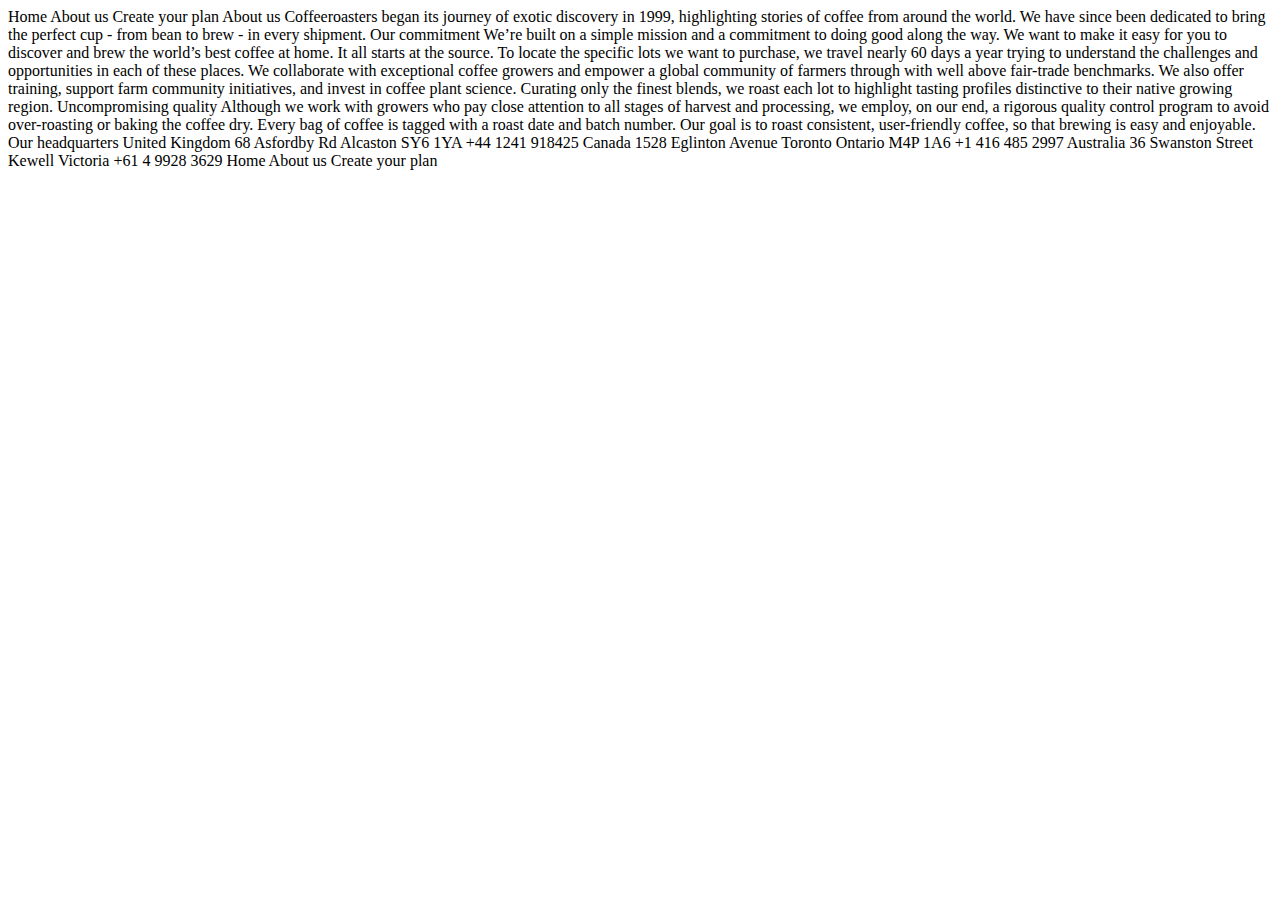
<file: starter-code/about.html>
<!DOCTYPE html>
<html lang="en">

<head>
  <meta charset="UTF-8">
  <meta name="viewport" content="width=device-width, initial-scale=1.0">

  <link rel="icon" type="image/png" sizes="32x32" href="./assets/favicon-32x32.png">

  <title>Frontend Mentor | Coffeeroasters subscription site</title>
</head>

<body>
  Home
  About us
  Create your plan

  About us
  Coffeeroasters began its journey of exotic discovery in 1999, highlighting stories of 
  coffee from around the world. We have since been dedicated to bring the perfect cup - from 
  bean to brew - in every shipment.
  
  Our commitment
  We’re built on a simple mission and a commitment to doing good along the way. We want to 
  make it easy for you to discover and brew the world’s best coffee at home. It all starts 
  at the source. To locate the specific lots we want to purchase, we travel nearly 60 days 
  a year trying to understand the challenges and opportunities in each of these places.
  We collaborate with exceptional coffee growers and empower a global community of farmers 
  through with well above fair-trade benchmarks. We also offer training, support farm community 
  initiatives, and invest in coffee plant science. Curating only the finest blends, we roast 
  each lot to highlight tasting profiles distinctive to their native growing region.
  
  Uncompromising quality
  Although we work with growers who pay close attention to all stages of harvest and processing, 
  we employ, on our end, a rigorous quality control program to avoid over-roasting or baking the 
  coffee dry. Every bag of coffee is tagged with a roast date and batch number. Our goal is to roast 
  consistent, user-friendly coffee, so that brewing is easy and enjoyable.

  Our headquarters

  United Kingdom
  68 Asfordby Rd
  Alcaston
  SY6 1YA
  +44 1241 918425

  Canada
  1528 Eglinton Avenue
  Toronto
  Ontario M4P 1A6
  +1 416 485 2997

  Australia
  36 Swanston Street
  Kewell
  Victoria
  +61 4 9928 3629

  Home
  About us
  Create your plan
</body>

</html>
</file>
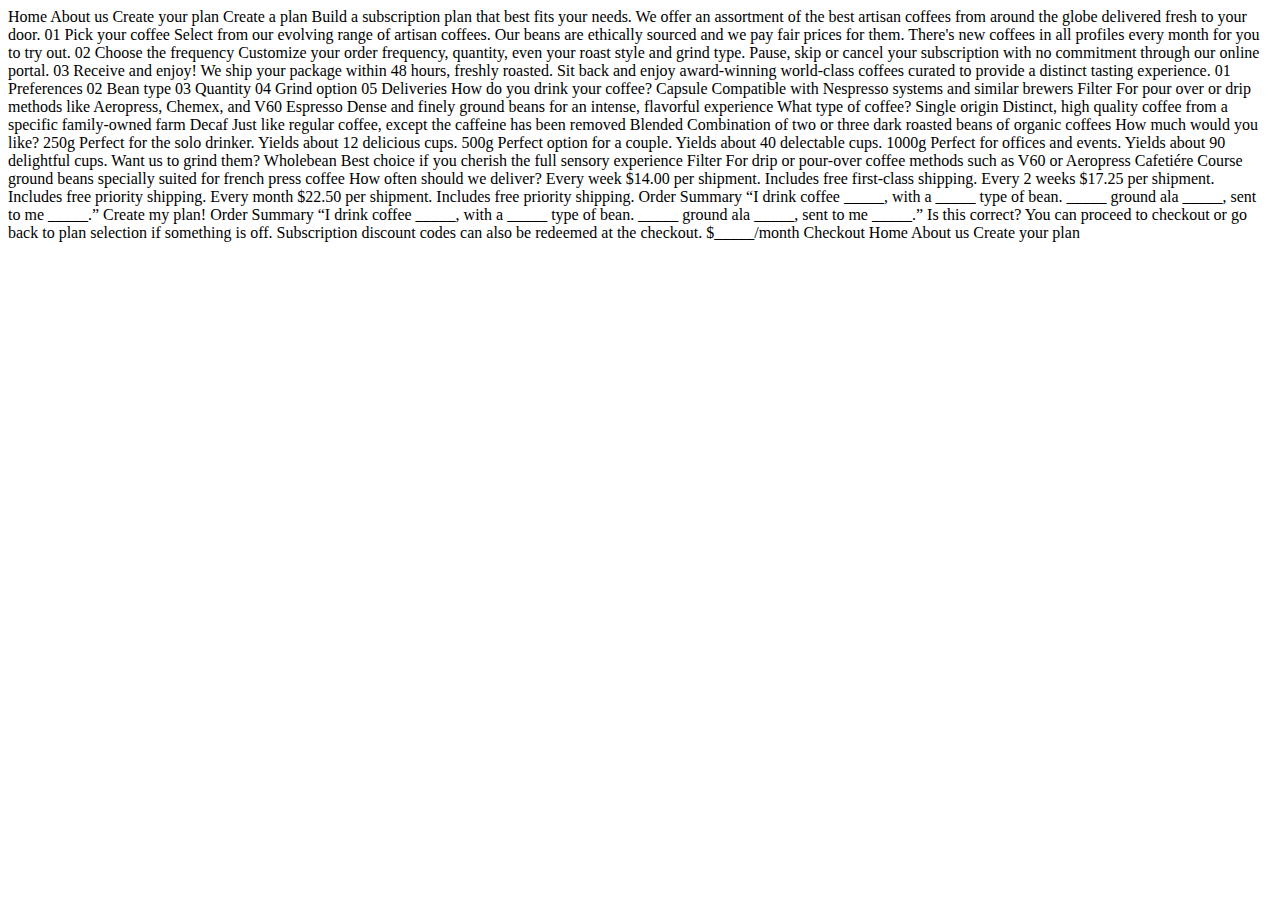
<file: starter-code/plan.html>
<head>
  <meta charset="UTF-8">
  <meta name="viewport" content="width=device-width, initial-scale=1.0">

  <link rel="icon" type="image/png" sizes="32x32" href="./assets/favicon-32x32.png">

  <title>Frontend Mentor | Coffeeroasters subscription site</title>
</head>

<body>
  Home
  About us
  Create your plan

  Create a plan
  Build a subscription plan that best fits your needs. We offer an assortment of the best 
  artisan coffees from around the globe delivered fresh to your door.

  01
  Pick your coffee
  Select from our evolving range of artisan coffees. Our beans are ethically
  sourced and we pay fair prices for them. There's new coffees in all profiles
  every month for you to try out.
  
  02
  Choose the frequency
  Customize your order frequency, quantity, even your roast style and grind type.
  Pause, skip or cancel your subscription with no commitment through our online portal.
  
  03
  Receive and enjoy!
  We ship your package within 48 hours, freshly roasted. Sit back and enjoy award-winning
  world-class coffees curated to provide a distinct tasting experience.

  01 Preferences
  02 Bean type
  03 Quantity
  04 Grind option
  05 Deliveries

  How do you drink your coffee?

  Capsule
  Compatible with Nespresso systems and similar brewers

  Filter
  For pour over or drip methods like Aeropress, Chemex, and V60

  Espresso
  Dense and finely ground beans for an intense, flavorful experience

  What type of coffee?

  Single origin
  Distinct, high quality coffee from a specific family-owned farm

  Decaf
  Just like regular coffee, except the caffeine has been removed

  Blended
  Combination of two or three dark roasted beans of organic coffees

  How much would you like?
  250g
  Perfect for the solo drinker. Yields about 12 delicious cups.
  
  500g
  Perfect option for a couple. Yields about 40 delectable cups.

  1000g
  Perfect for offices and events. Yields about 90 delightful cups.

  Want us to grind them?

  Wholebean
  Best choice if you cherish the full sensory experience

  Filter
  For drip or pour-over coffee methods such as V60 or Aeropress

  Cafetiére
  Course ground beans specially suited for french press coffee

  How often should we deliver?

  Every week
  $14.00 per shipment. Includes free first-class shipping.

  Every 2 weeks
  $17.25 per shipment. Includes free priority shipping.

  Every month
  $22.50 per shipment. Includes free priority shipping.

  Order Summary
  “I drink coffee _____, with a _____ type of bean. _____ ground ala _____, 
  sent to me _____.”

  Create my plan!

  <!-- Modal -->
  Order Summary

  “I drink coffee _____, with a _____ type of bean. _____ ground ala _____,
  sent to me _____.”

  Is this correct? You can proceed to checkout or go back to plan selection if something 
  is off. Subscription discount codes can also be redeemed at the checkout.

  $_____/month

  Checkout
  <!-- End modal -->

  Home
  About us
  Create your plan
</body>

</html>
</file>
<file: styles.css>
/* ------------------- */
/* Custom properties   */
/* ------------------- */
:root {
    /* Colors */
    --dark-cyan: hsl(179, 81%, 29%); /* #0E8784 */
    --main-button-hover: hsl(178, 55%, 61%);
    --main-button-disabled: hsl(26, 11%, 87%);
    --big-selection-option-default: hsl(40, 29%, 94%);
    --dark-grey-blue: hsl(215, 19%, 25%); /* #333D4B */
    --dark-grey-blue-2: hsl(213, 17%, 21%); /* #2C343E */
    --dark-grey-blue-3: hsl(214, 17%, 19%); /* #282F38 */
    --pale-orange: hsl(25, 94%, 86%); /* #FDD6BA */
    --light-cream: hsl(43, 78%, 98%); /* #FEFCF7 */
    --grey: hsl(215, 5%, 54%); /* #83888F */
}

/* ------------------- */
/* Reset               */
/* ------------------- */

/* https://piccalil.li/blog/a-modern-css-reset/ */

/* Box sizing */
*,
*::before,
*::after {
    box-sizing: border-box;
}

/* Reset margins */
body,
h1,
h2,
h3,
h4,
h5,
p,
figure,
picture {
    margin: 0;
}

/* ------------------- */
/* General             */
/* ------------------- */
html {
    font-size: 1.12vw; /* 16px for 1440px-viewport */
}

body {
    font-family: 'Barlow', sans-serif;
    font-size: 1rem;
    line-height: 1.625rem;
    font-weight: 400;
    background-color: var(--light-cream);
    color: var(--dark-grey-blue);
}

h1, h2, h3, h4 {
    font-family: 'Fraunces', serif;
    font-weight: 900;
}

h1 {
    font-weight: 900;
    font-size: 4.5rem;
    line-height: 4.5rem;
}

h2 {
    font-weight: 900;
    font-size: 2.5rem;
    line-height: 3rem;
}

h3 {
    font-size: 2rem;
    line-height: 2.25rem;
}

h4 {
    font-size: 1.5rem;
    line-height: 2rem;
}

ul.navigation-menu {
    font-size: 0.75rem;
    font-weight: 700;
    text-transform: uppercase;
    line-height: 0.9375rem;
    letter-spacing: 0.0575rem;
    list-style-type: none;
    padding: 0;
    margin: 0;
    color: var(--grey);
}

    ul.navigation-menu > li {
        display: inline;
    }

        ul.navigation-menu > li:not(:first-child) {
            margin-left: 2rem;
        }

        ul.navigation-menu > li > a {
            color: inherit;
            text-decoration: inherit; /* no underline */
        }

            ul.navigation-menu > li > a:hover,
            ul.navigation-menu > li > a:focus {
                color: var(--dark-grey-blue);
            }

.title-alternate-big {
    font-family: 'Fraunces', serif;
    font-weight: 900;
    font-size: 9.375rem;
    line-height: 4.5rem;
    text-transform: lowercase;
    white-space: nowrap;
}

.flex {
    display: flex;
    gap: var(--gap, 1rem);
}

.vertical-flex {
    display: flex;
    flex-direction: column;
    gap: var(--gap, 1rem);
}

.grid {
    display: grid;
    gap: var(--gap, 1rem);
}

.container {
    text-align: center;
    margin: 0 5rem;
    --gap: 0;
}

.dont-break-out {
    /* These are technically the same, but use both */
    overflow-wrap: break-word;
    word-wrap: break-word;
    -ms-word-break: break-all;
    /* This is the dangerous one in WebKit, as it breaks things wherever */
    word-break: break-all;
    /* Instead use this non-standard one: */
    word-break: break-word;
    /* Adds a hyphen where the word breaks, if supported (No Blink) */
    -ms-hyphens: auto;
    -moz-hyphens: auto;
    -webkit-hyphens: auto;
    hyphens: auto;
}

.font-barlow {
    font-family: 'Barlow', sans-serif;
}

button {
    border: none;
    outline: none;
    width: fit-content;
    padding: 0;
    font-size: inherit;
    line-height: inherit;
    font-family: inherit;
}

    button:hover,
    button:focus {
        cursor: pointer;
    }

a.main-button {
    color: inherit;
    text-decoration: inherit; /* no underline */
    display: inline-block;
}

    a.main-button,
    button.main-button {
        background-color: var(--dark-cyan);
        border-radius: 0.375rem;
        color: var(--light-cream);
        font-size: 1.125rem;
        line-height: 1.5625rem;
        font-family: 'Fraunces', serif;
        font-weight: 900;
        padding: 1rem 2rem;
    }

        a.main-button:focus,
        button.main-button:focus,
        button.main-button.hovered {
            background-color: var(--main-button-hover);
        }

        button.main-button[disabled] {
            background-color: var(--main-button-disabled);
            pointer-events: none;
        }

@media (hover: hover) {
    a.main-button:hover,
    button.main-button:hover {
        background-color: var(--main-button-hover);
    }
}

button.big-selection-option {
    padding: 2rem 1.75rem 5.25rem 1.75rem;
    background-color: var(--big-selection-option-default);
    color: var(--dark-grey-blue);
    text-align: left;
    border-radius: 0.5rem;
}

    button.big-selection-option > h4 {
        white-space: nowrap;
    }

    button.big-selection-option:focus,
    button.big-selection-option.hovered {
        background-color: var(--pale-orange);
        color: var(--dark-grey-blue);
    }

    button.big-selection-option.active {
        background-color: var(--dark-cyan);
        color: var(--light-cream);
    }

    button.big-selection-option.active > h4 {
        color: white;
    }

@media (hover: hover) {
    button.big-selection-option:hover,
    button.big-selection-option.active:hover {
        background-color: var(--pale-orange);
        color: var(--dark-grey-blue);
    }
}

button.accordion-button {
    display: flex;
    align-items: center;
    width: 100%;
    justify-content: space-between;
    color: var(--grey);
    background-color: transparent;
}

    button.accordion-button svg {
        fill: var(--dark-cyan);
    }

    button.accordion-button[disabled] {
        color: var(--main-button-disabled);
        pointer-events: none;
    }

    button.accordion-button.opened svg {
        transform: rotate(-180deg);
    }

    button.accordion-button.hovered svg,
    button.accordion-button:focus svg {
        fill: var(--main-button-hover);
    }

@media (hover: hover) {
    button.accordion-button:hover svg {
        fill: var(--main-button-hover);
    }
}

.mobile-only {
    display: none;
}

/* ------------------- */
/* Header              */
/* ------------------- */
header {
    justify-content: space-between;
    align-items: center;
    padding: 2.5rem 0;
}

    header > img.logo {
        width: 14.75rem;
    }

        header > img.logo.hidden {
            display: none;
        }

    header > img.burger {
        display: none;
    }

        header > img.burger.hidden {
            display: none;
        }

/* ------------------- */
/* Footer              */
/* ------------------- */
footer {
    background-color: var(--dark-grey-blue-2);
    padding: 3rem 5.25rem;
    margin-bottom: 5.5rem;
    display: grid;
    grid-template-columns: auto 1fr auto;
}

    footer > img.logo {
        width: 14.75rem;
    }

    footer > .navigation-menu {
        text-align: left;
        margin: auto 0 auto 6.375rem;
    }

        footer > .navigation-menu > li {
            display: inline-block;
        }

            footer > .navigation-menu > li > a:hover,
            footer > .navigation-menu > li > a:focus {
                color: var(--light-cream);
            }

    footer > .icons {
        --gap: 1.5rem;
    }

        footer > .icons > a {
            margin: auto 0;
        }

            footer > .icons > a > svg {
                fill: var(--light-cream);
                width: 1.5rem;
                height: 1.5rem;
                display: block;
            }

            footer > .icons > a:hover > svg,
            footer > .icons > a:focus > svg {
                fill: var(--pale-orange);
            }

/* ------------------- */
/* Tablet view         */
/* ------------------- */
@media only screen and (min-width : 768px) and (max-width : 1023px) {
    html {
        font-size: 1.953125vw; /* 15px for 768px-viewport */
    }

    body {
        line-height: 1.667rem;
    }

    h1 {
        font-size: 4.8rem;
        line-height: 4.8rem;
    }

    h2 {
        font-size: 2.133rem;
        line-height: 3.2rem;
    }

    h3 {
        font-size: 1.867rem;
        line-height: 2.133rem;
    }

    h4 {
        font-size: 1.6rem;
        line-height: 2.133rem;
    }

    ul.navigation-menu {
        font-size: 0.8rem;
        line-height: 1rem;
        letter-spacing: 0.0615rem;
        margin: 0;
    }

    .title-alternate-big {
        font-size: 6.4rem;
        line-height: 4.8rem;
    }

    .container {
        margin: 0 2.667rem 0 2.6rem;
    }

    a.main-button,
    button.main-button {
        font-size: 1.2rem;
        line-height: 1.667rem;
        padding: 1rem 2.067rem;
    }

    button.big-selection-option {
        padding: 2.133rem 1.733rem 5.6rem 1.666rem;
        border-radius: 0.53rem;
    }

    header {
        align-items: center;
        padding: 3.267rem 0 2.933rem 0;
    }

        header > img.logo,
        footer > img.logo {
            width: 15.733rem;
        }

    footer {
        padding: 3.6rem 0 3.6rem 0;
        margin-bottom: 4.8rem;
        display: block;
    }

        footer > .navigation-menu {
            margin: 2.133rem 0 4.333rem 14.333rem;
            width: 19.266rem;
        }

        footer > .icons {
            --gap: 1.6rem;
            justify-content: center;
        }

            footer > .icons > a > svg {
                width: 1.6rem;
                height: 1.6rem;
            }
}

/* ------------------- */
/* Mobile view         */
/* ------------------- */
@media only screen and (max-width : 767px) {
    html {
        font-size: 4vmin; /* 15px for 375px-viewport */
    }

    body {
        line-height: 1.667rem;
    }

    h1 {
        font-size: 4.8rem;
        line-height: 4.8rem;
    }

    h2 {
        font-size: 2.133rem;
        line-height: 3.2rem;
    }

    h3 {
        font-size: 1.867rem;
        line-height: 2.133rem;
    }

    h4 {
        font-size: 1.6rem;
        line-height: 2.133rem;
    }

    ul.navigation-menu {
        font-size: 0.8rem;
        line-height: 1rem;
        letter-spacing: 0.0615rem;
        margin: 0;
    }

        ul.navigation-menu > li > a {
            display: block;
        }

    .title-alternate-big {
        font-size: 6.4rem;
        line-height: 4.8rem;
    }

    .container {
        margin: 0 1.6rem 0 1.6rem;
    }

    a.main-button,
    button.main-button {
        font-size: 1.2rem;
        line-height: 1.667rem;
        padding: 1rem 2.067rem;
    }

    button.big-selection-option {
        padding: 1.6rem;
        border-radius: 0.53rem;
        width: 100%;
    }

    header {
        align-items: center;
        padding: 2.133rem 0 2.667rem 0;
        position: relative;
    }

        header > img.logo {
            width: 10.867rem;
        }

            header > img.logo.opened {
                position: fixed;
                top: 2.133rem;
                left: 1.6rem;
                z-index: 11;
            }

        header > .navigation-menu {
            display: none;
            position: fixed;
            top: 6rem;
            left: -1.6rem;
            right: -1.6rem;
            height: calc(100vh - 6rem);
            z-index: 10;
        }

            header > .navigation-menu::before {
                display: none;
                position: fixed;
                top: 0;
                left: 0;
                right: 0;
                height: 100%;
                background: linear-gradient(180deg, rgba(254, 252, 247, 0.504981) 0%, var(--light-cream) 55.94%);
                transform: matrix(1, 0, 0, -1, 0, 0);
                z-index: -1;
                content: '';
            }

            header > .navigation-menu.opened {
                display: flex;
                flex-direction: column;
                justify-items: center;
                gap: 2.133rem;
            }

                header > .navigation-menu.opened::before {
                    display: block;
                }

                header > .navigation-menu.opened > li {
                    margin-left: 0;
                }

            header > .navigation-menu > li {
                font-family: 'Fraunces', serif;
                font-weight: 900;
                font-size: 1.6rem;
                line-height: 2.133rem;
                color: var(--dark-grey-blue);
                text-transform: none;
            }

        header > img.burger {
            display: block;
            width: 1rem;
        }

            header > img.burger.opened {
                /*content: url("./assets/shared/mobile/icon-close.svg");*/ /* Doesn't work with Firefox */
                position: fixed;
                top: 2.133rem;
                right: 1.6rem;
                z-index: 10;
            }

    footer {
        padding: 3.6rem;
        margin-bottom: 4.8rem;
        display: flex;
        flex-direction: column;
        align-items: center;
    }

        footer > img {
            width: 14.533rem;
        }

        footer > ul.navigation-menu {
            margin: 3.229rem 0 3.229rem 0;
            display: flex;
            flex-direction: column;
            text-align: center;
            gap: 1.6rem;
        }

            footer > ul.navigation-menu > li {
                margin-left: 0 !important;
            }

        footer > .icons {
            --gap: 1.6rem;
        }

            footer > .icons > a > svg {
                width: 1.6rem;
                height: 1.6rem;
            }

    .mobile-only {
        display: inline-block;
    }
}
</file>
